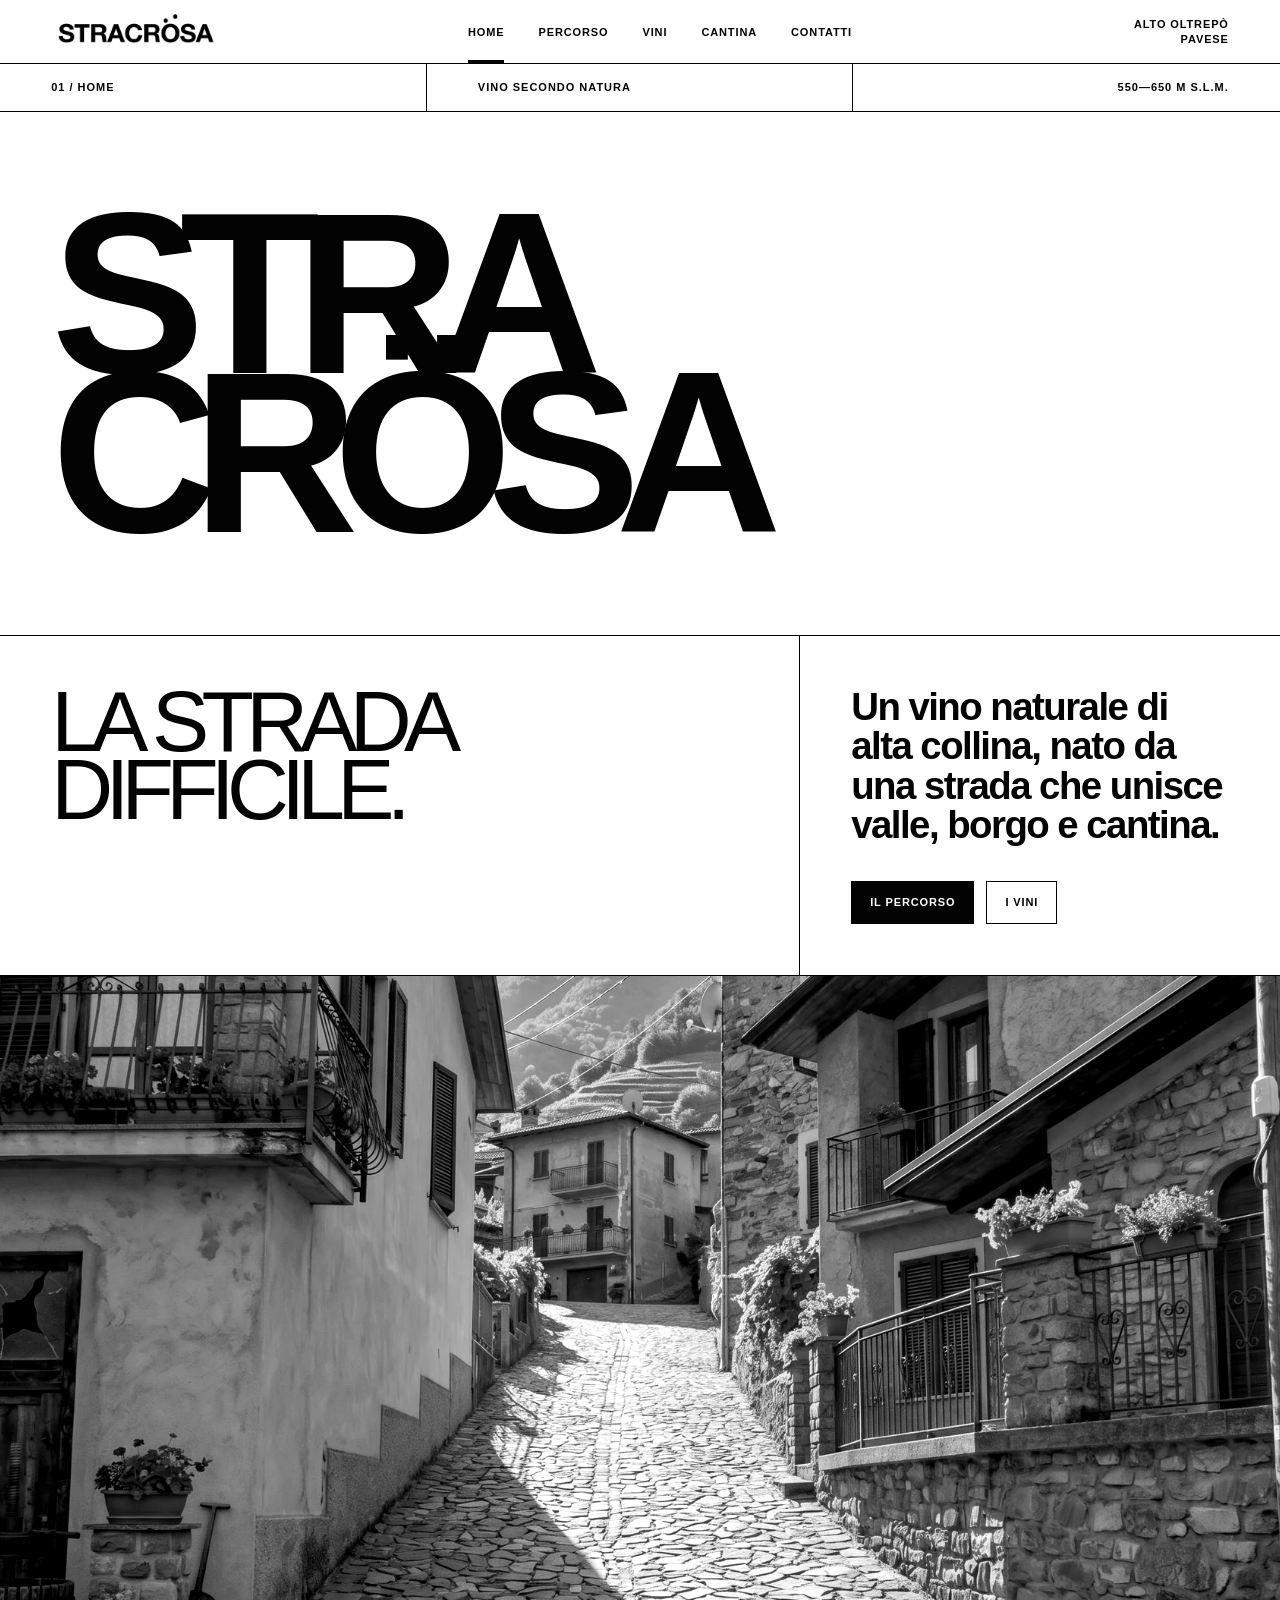
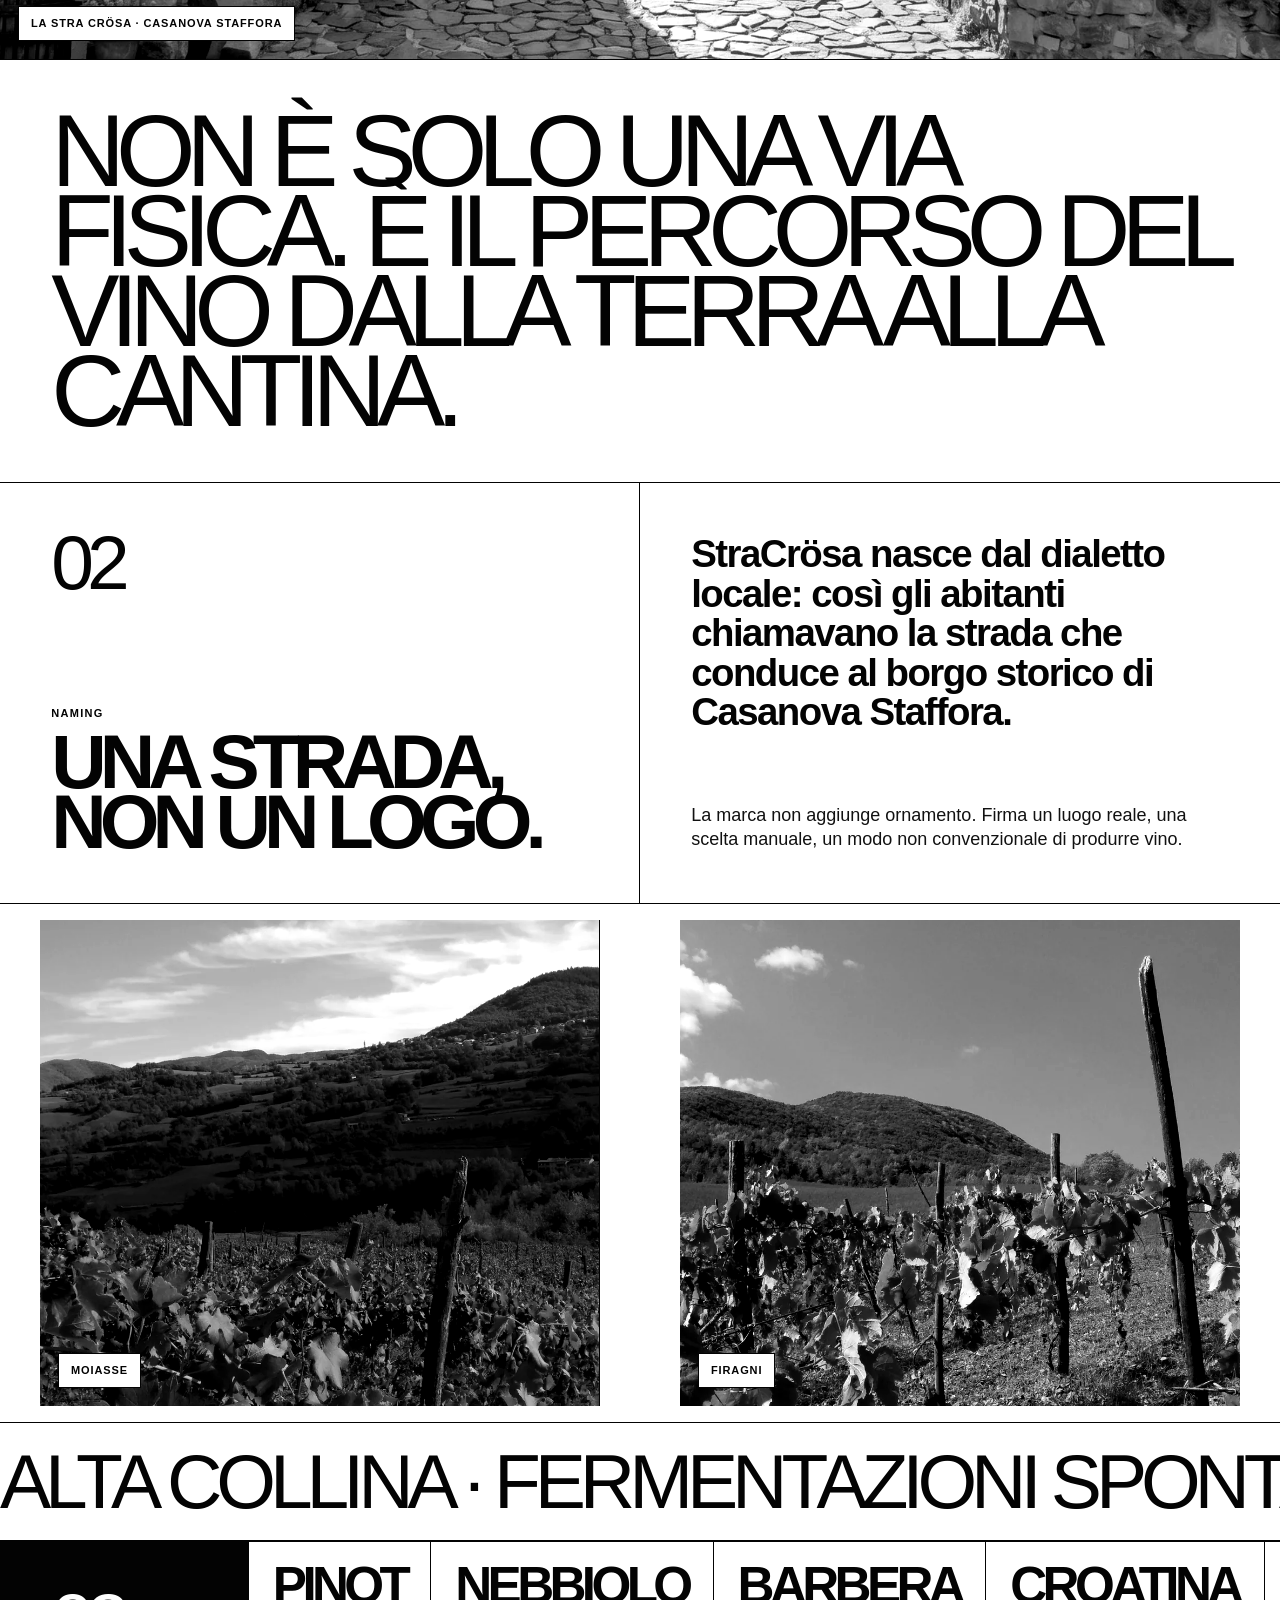
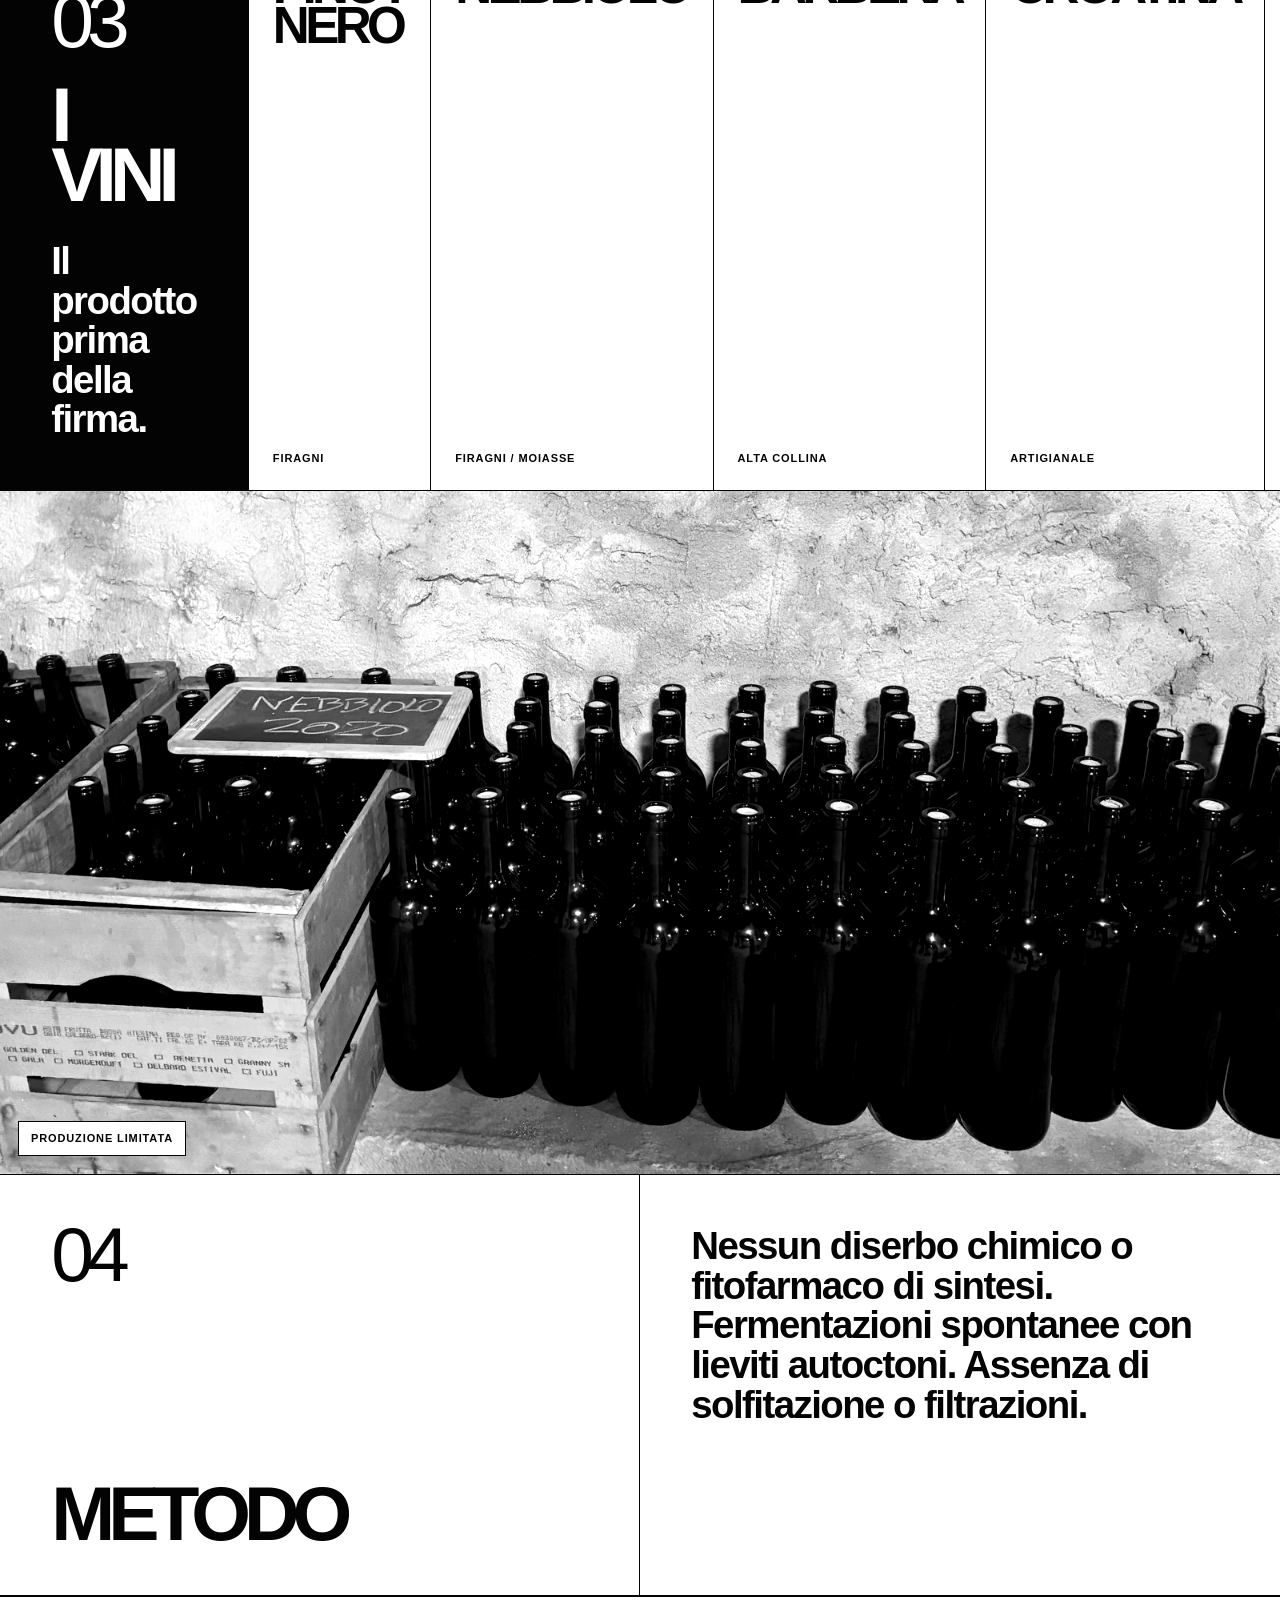
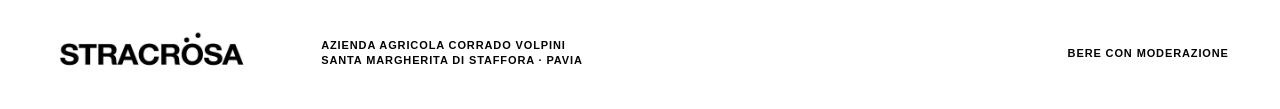
<file: index.html>
<!doctype html><html lang="it"><head><meta charset="utf-8"><meta name="viewport" content="width=device-width,initial-scale=1"><title>StraCrösa — La strada difficile</title><meta name="description" content="StraCrösa — vino naturale di alta collina."><link rel="stylesheet" href="css/style.css"></head><body><header class="topbar"><a class="logo" href="index.html"><img src="assets/logo-stracrosa.webp" alt="StraCrösa"></a><nav class="nav"><a class="active" href="index.html">Home</a><a class="" href="percorso.html">Percorso</a><a class="" href="vini.html">Vini</a><a class="" href="cantina.html">Cantina</a><a class="" href="contatti.html">Contatti</a></nav><div class="tag">Alto Oltrepò Pavese</div></header><main>
<section class="hero block">
  <div class="hero-meta"><span>01 / Home</span><span>Vino secondo natura</span><span>550—650 m s.l.m.</span></div>
  <h1 class="word">Stra<br>Crösa</h1>
  <div class="hero-bottom"><p class="claim">La strada difficile.</p><div class="intro"><p class="lead">Un vino naturale di alta collina, nato da una strada che unisce valle, borgo e cantina.</p><div class="btns"><a class="btn dark" href="percorso.html">Il percorso</a><a class="btn" href="vini.html">I vini</a></div></div></div>
</section>
<section class="media land block reveal"><img src="assets/strada-borgo.webp" alt="Strada di Casanova Staffora"><span class="caption">La Stra Crösa · Casanova Staffora</span></section>
<section class="quote block reveal"><p>Non è solo una via fisica. È il percorso del vino dalla terra alla cantina.</p></section>
<section class="split block reveal"><div class="panel"><span class="num">02</span><div><p class="smallcap">Naming</p><h2 class="h2">Una strada, non un logo.</h2></div></div><div class="panel"><p class="lead">StraCrösa nasce dal dialetto locale: così gli abitanti chiamavano la strada che conduce al borgo storico di Casanova Staffora.</p><p class="copy">La marca non aggiunge ornamento. Firma un luogo reale, una scelta manuale, un modo non convenzionale di produrre vino.</p></div></section>
<section class="split block reveal"><figure class="media mid"><img src="assets/moiasse-panorama.webp" alt="Moiasse panorama"><span class="caption">Moiasse</span></figure><figure class="media mid"><img src="assets/firagni-vigne.webp" alt="Firagni vigne"><span class="caption">Firagni</span></figure></section>
<section class="marquee"><span>Alta collina · fermentazioni spontanee · gesto manuale · territorio · alta collina · fermentazioni spontanee · gesto manuale · territorio · </span></section>
<section class="split block reveal"><div class="panel black"><span class="num">03</span><h2 class="h2">I vini</h2><p class="lead">Il prodotto prima della firma.</p></div><div class="product-grid"><a class="wine" href="vini.html"><strong>Pinot<br>Nero</strong><span>Firagni</span></a><a class="wine" href="vini.html"><strong>Nebbiolo</strong><span>Firagni / Moiasse</span></a><a class="wine" href="vini.html"><strong>Barbera</strong><span>Alta collina</span></a><a class="wine" href="vini.html"><strong>Croatina</strong><span>Artigianale</span></a><a class="wine" href="vini.html"><strong>Dolcetto</strong><span>Moiasse</span></a></div></section>
<section class="media land block reveal"><img src="assets/bottiglie-muro.webp" alt="Bottiglie StraCrösa"><span class="caption">Produzione limitata</span></section>
<section class="split block reveal"><div class="panel"><span class="num">04</span><h2 class="h2">Metodo</h2></div><div class="panel"><p class="lead">Nessun diserbo chimico o fitofarmaco di sintesi. Fermentazioni spontanee con lieviti autoctoni. Assenza di solfitazione o filtrazioni.</p></div></section>
</main><footer class="footer"><img src="assets/logo-stracrosa.webp" alt="StraCrösa"><p>Azienda Agricola Corrado Volpini<br>Santa Margherita di Staffora · Pavia</p><p>Bere con moderazione</p></footer><script src="js/app.js"></script></body></html>
</file>
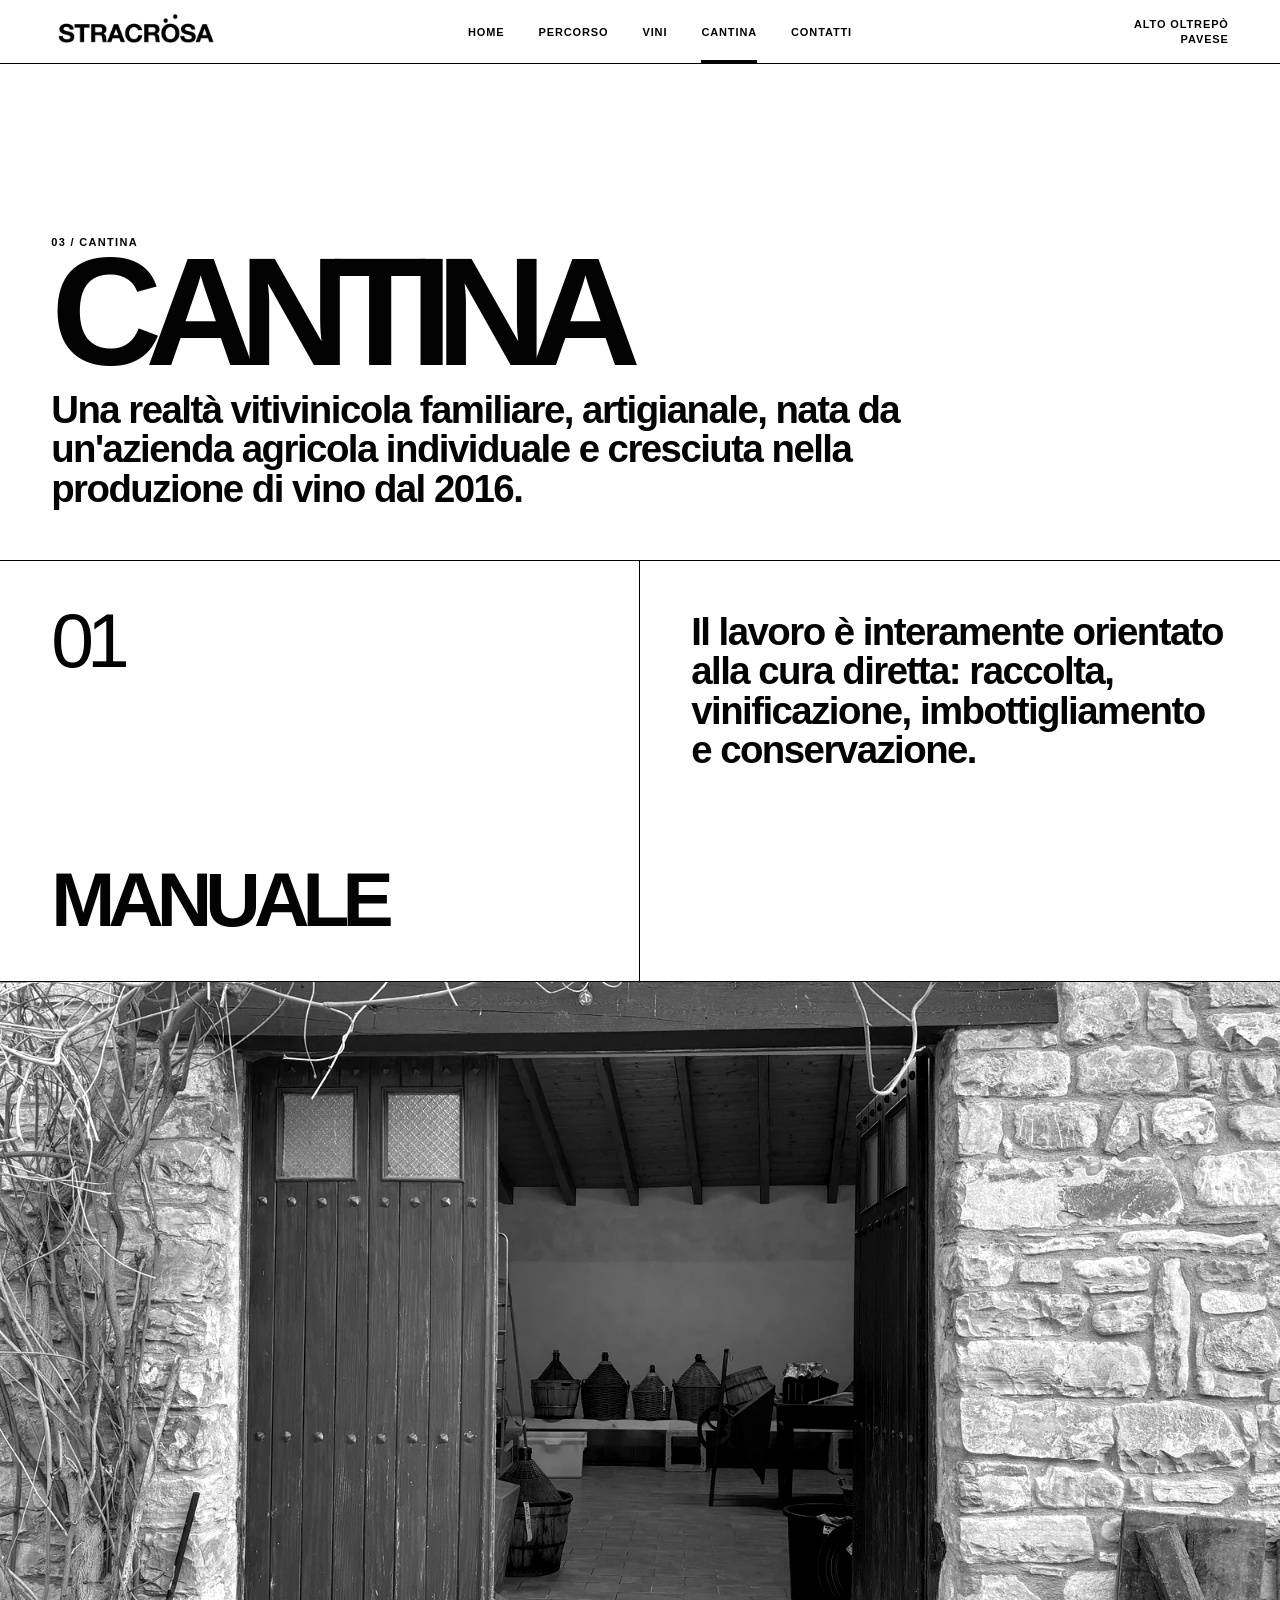
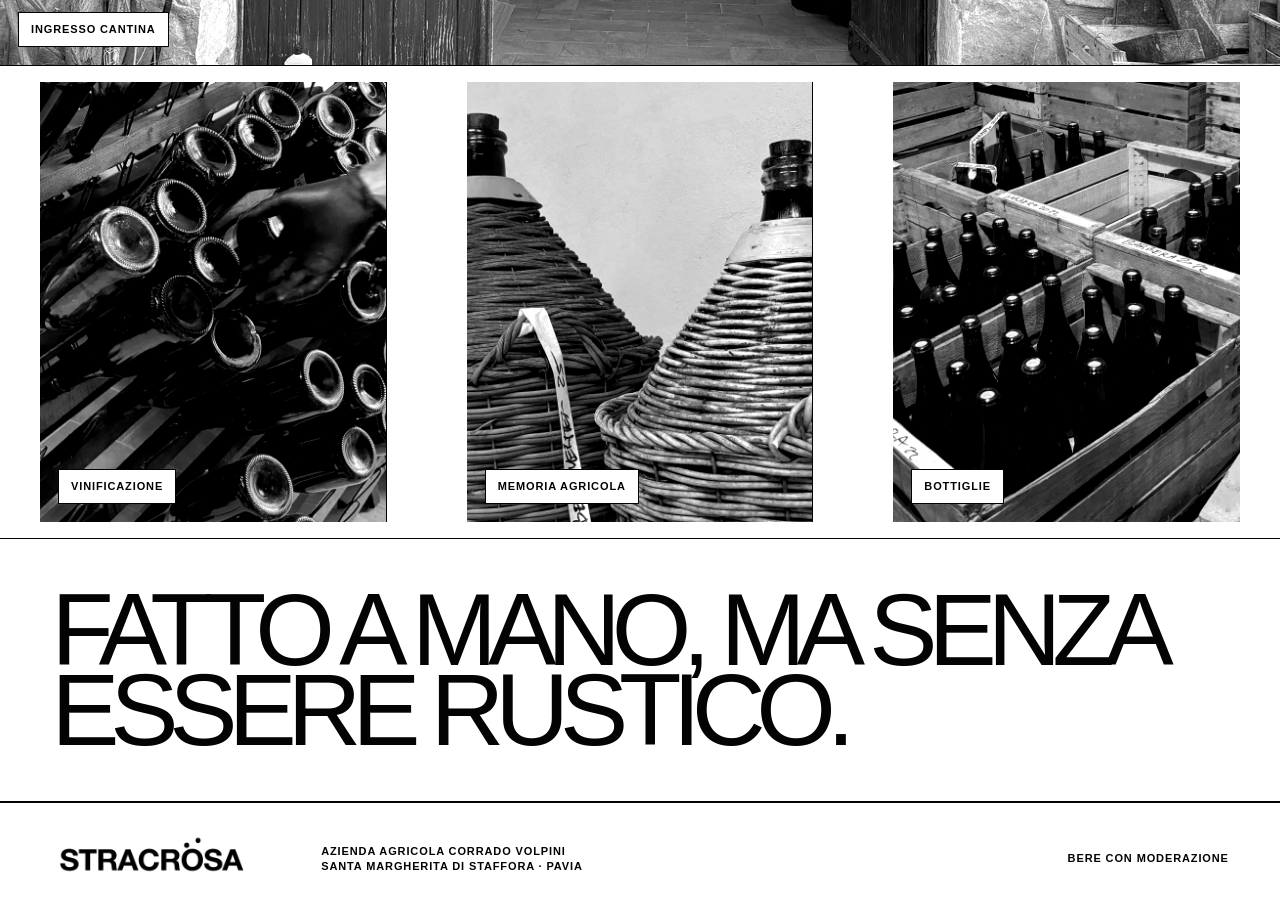
<file: cantina.html>
<!doctype html><html lang="it"><head><meta charset="utf-8"><meta name="viewport" content="width=device-width,initial-scale=1"><title>StraCrösa — Cantina</title><meta name="description" content="StraCrösa — vino naturale di alta collina."><link rel="stylesheet" href="css/style.css"></head><body><header class="topbar"><a class="logo" href="index.html"><img src="assets/logo-stracrosa.webp" alt="StraCrösa"></a><nav class="nav"><a class="" href="index.html">Home</a><a class="" href="percorso.html">Percorso</a><a class="" href="vini.html">Vini</a><a class="active" href="cantina.html">Cantina</a><a class="" href="contatti.html">Contatti</a></nav><div class="tag">Alto Oltrepò Pavese</div></header><main><section class="page-hero"><p class="smallcap">03 / Cantina</p><h1 class="h1">Cantina</h1><p class="lead">Una realtà vitivinicola familiare, artigianale, nata da un'azienda agricola individuale e cresciuta nella produzione di vino dal 2016.</p></section>
<section class="split block"><div class="panel"><span class="num">01</span><h2 class="h2">Manuale</h2></div><div class="panel"><p class="lead">Il lavoro è interamente orientato alla cura diretta: raccolta, vinificazione, imbottigliamento e conservazione.</p></div></section>
<section class="media land block"><img src="assets/porta-cantina.webp" alt="Ingresso cantina"><span class="caption">Ingresso cantina</span></section>
<section class="thirds block"><figure class="media card"><img src="assets/vinificazione.webp" alt="Vinificazione"><span class="caption">Vinificazione</span></figure><figure class="media card"><img src="assets/anfore.webp" alt="Damigiane"><span class="caption">Memoria agricola</span></figure><figure class="media card"><img src="assets/bottiglie-casse.webp" alt="Casse bottiglie"><span class="caption">Bottiglie</span></figure></section>
<section class="quote block"><p>Fatto a mano, ma senza essere rustico.</p></section></main><footer class="footer"><img src="assets/logo-stracrosa.webp" alt="StraCrösa"><p>Azienda Agricola Corrado Volpini<br>Santa Margherita di Staffora · Pavia</p><p>Bere con moderazione</p></footer><script src="js/app.js"></script></body></html>
</file>
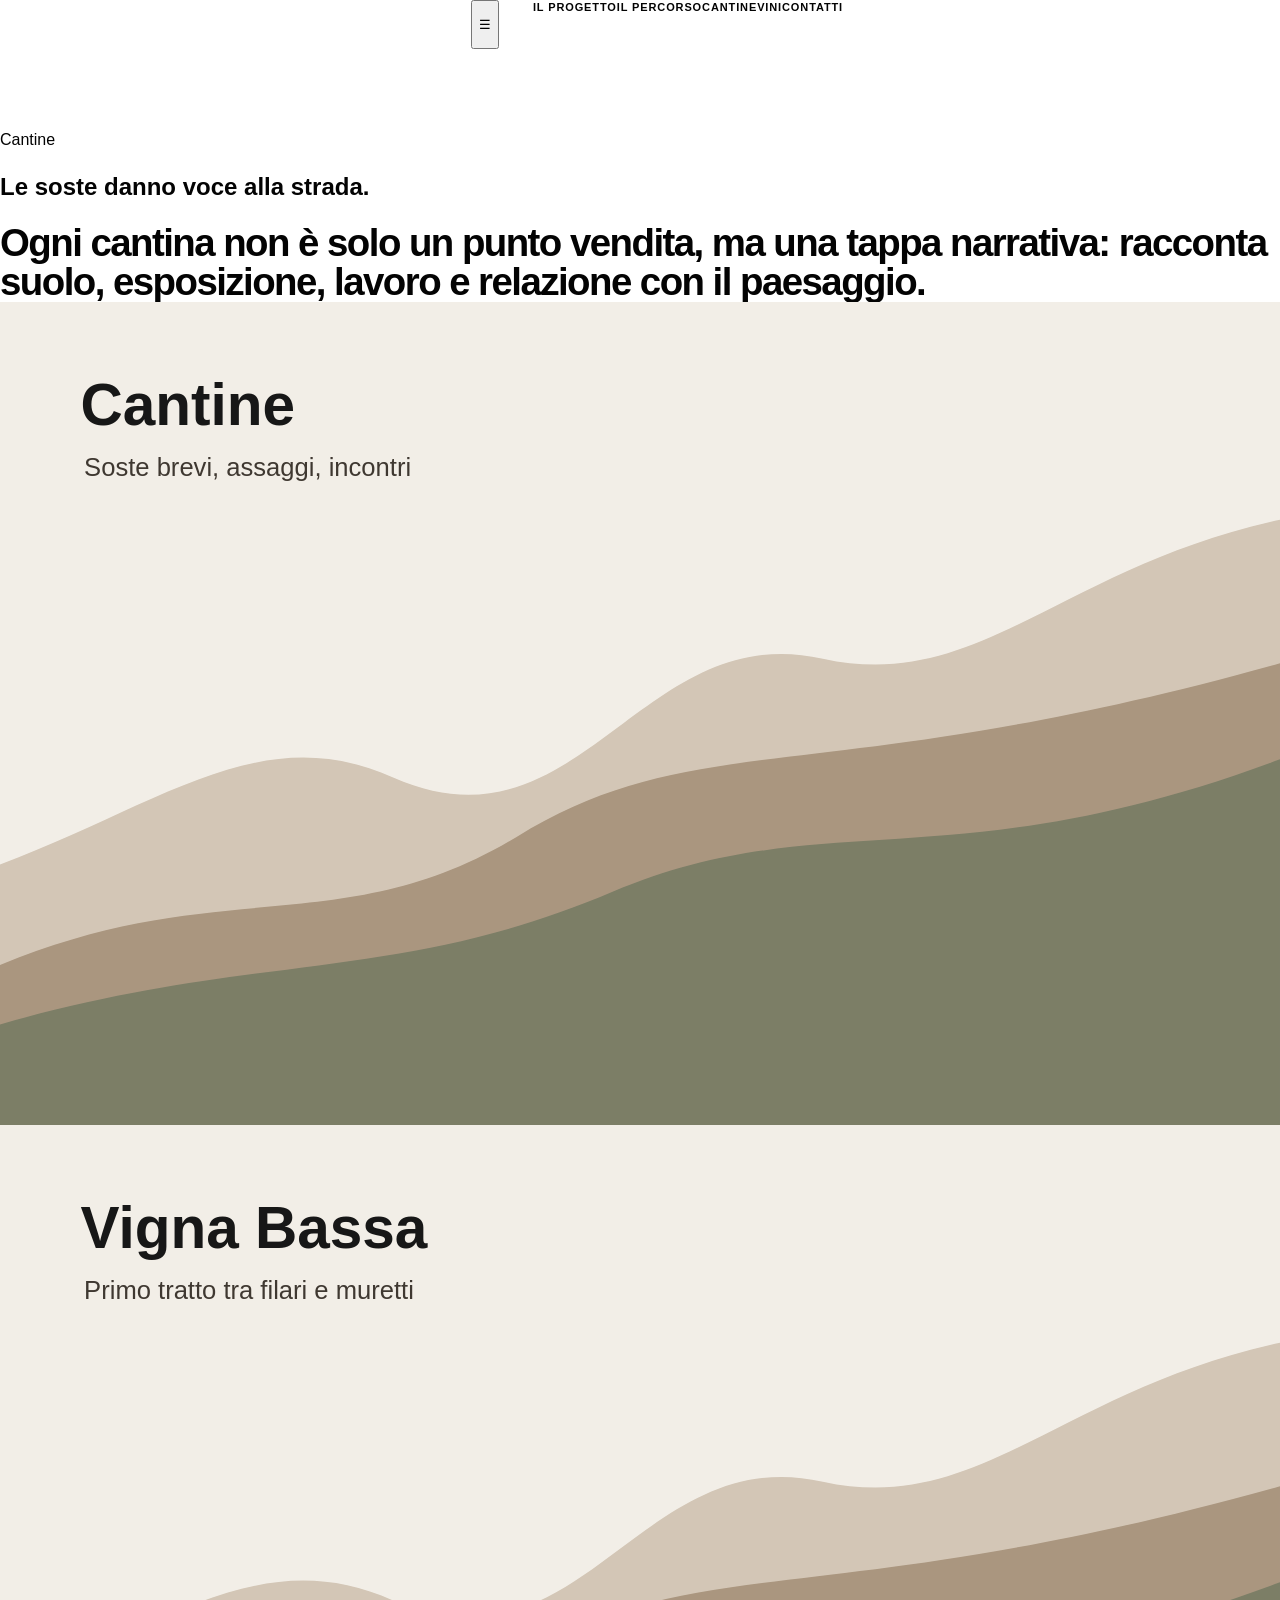
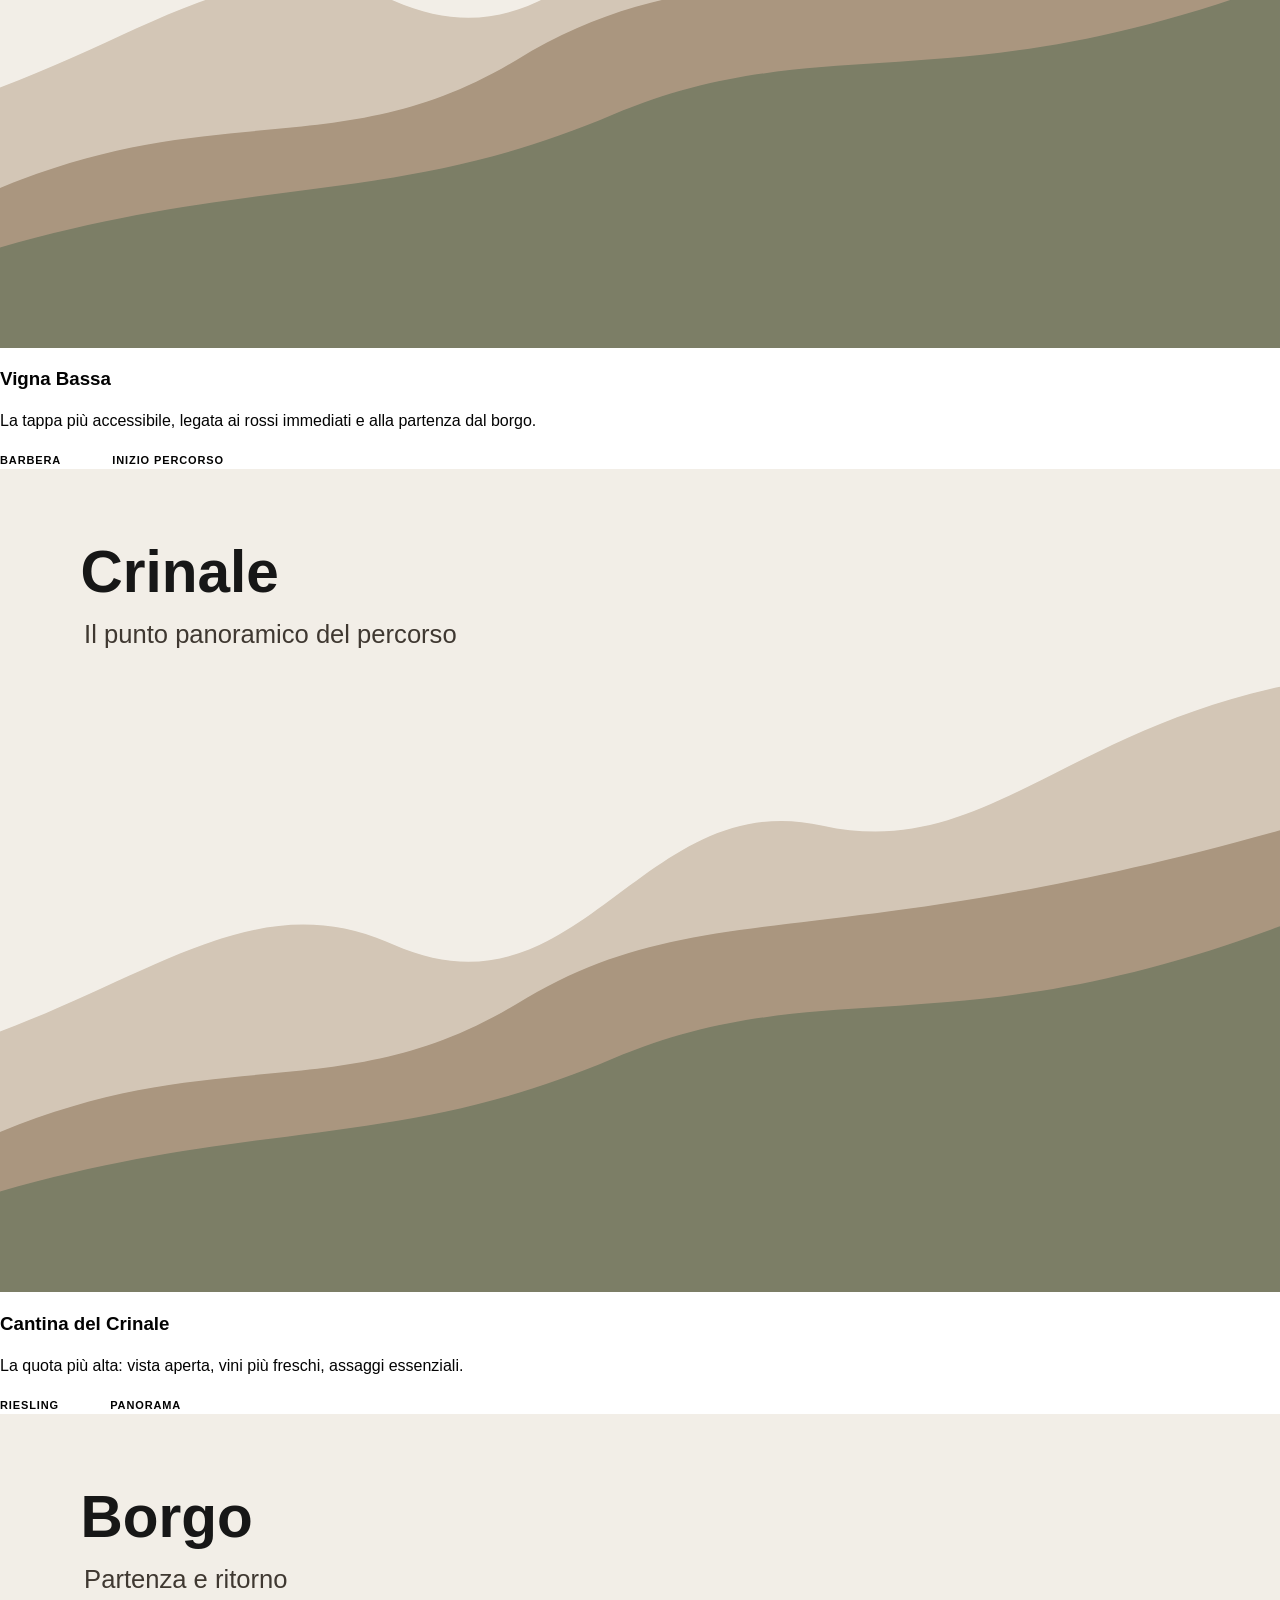
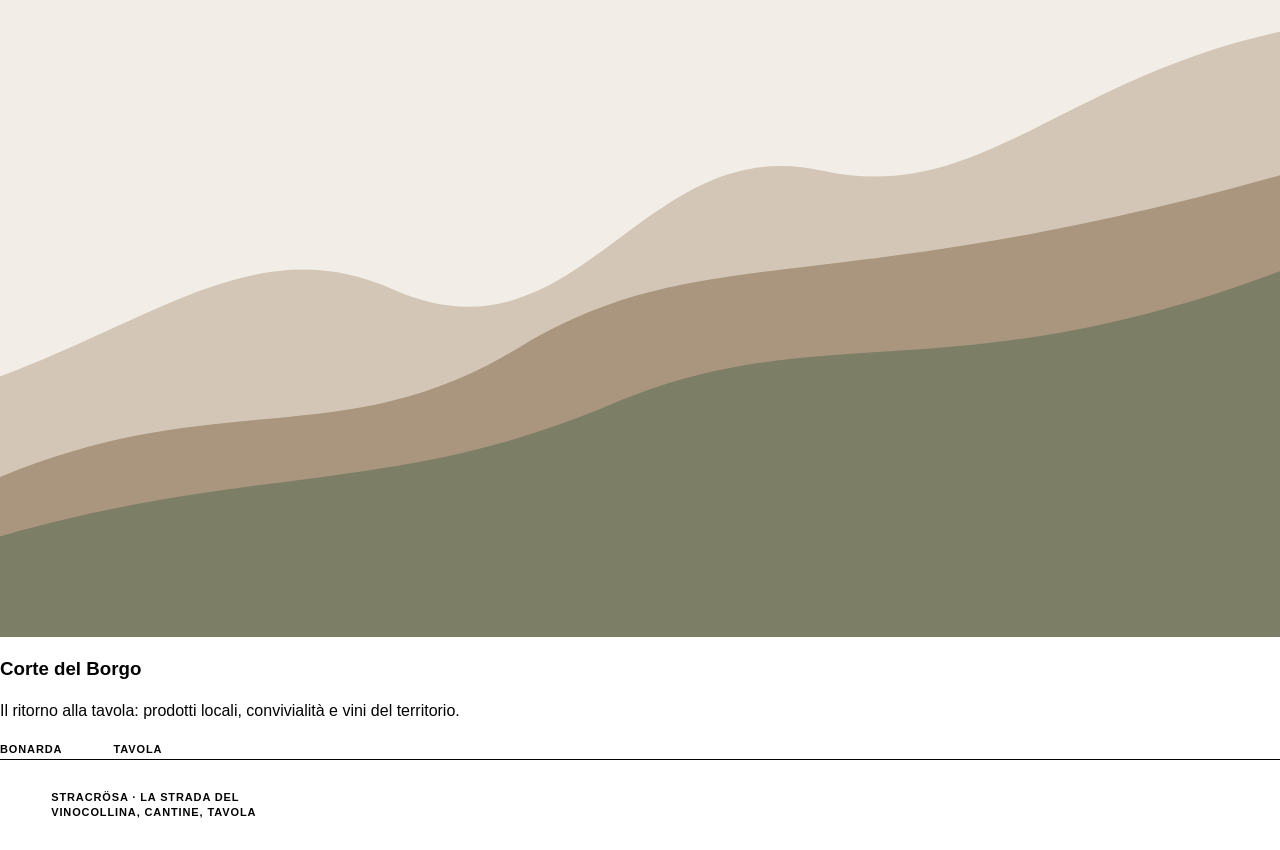
<file: cantine.html>
<!doctype html><html lang="it"><head><meta charset="utf-8"><meta name="viewport" content="width=device-width, initial-scale=1">
<title>Cantine · Stracrösa</title><meta name="description" content="Stracrösa, la strada del vino: percorso tra colline, cantine e borghi.">
<link rel="stylesheet" href="css/style.css"></head><body><header class="header"><nav class="nav">
<a href="index.html"><img class="nav-logo" src="images/logo-stracrosa.svg" alt="Stracrösa"></a>
<button class="burger" aria-label="Apri menu">☰</button>
<div class="menu">
<a href="progetto.html">Il progetto</a><a href="percorso.html">Il percorso</a><a href="cantine.html">Cantine</a><a href="vini.html">Vini</a><a href="contatti.html">Contatti</a>
</div></nav></header><main><section class="hero"><div><p class="eyebrow">Cantine</p><h1>Le soste danno voce alla strada.</h1><p class="lead">Ogni cantina non è solo un punto vendita, ma una tappa narrativa: racconta suolo, esposizione, lavoro e relazione con il paesaggio.</p></div><div class="hero-image"><img src="images/cantine.svg" alt="Cantine Stracrösa"></div></section>
<section class="section tiles"><article class="tile"><img src="images/vigna-bassa.svg" alt="Vigna Bassa"><div><h3>Vigna Bassa</h3><p>La tappa più accessibile, legata ai rossi immediati e alla partenza dal borgo.</p><span class="tag">Barbera</span><span class="tag">inizio percorso</span></div></article><article class="tile"><img src="images/crinale.svg" alt="Cantina del Crinale"><div><h3>Cantina del Crinale</h3><p>La quota più alta: vista aperta, vini più freschi, assaggi essenziali.</p><span class="tag">Riesling</span><span class="tag">panorama</span></div></article><article class="tile"><img src="images/borgo.svg" alt="Corte del Borgo"><div><h3>Corte del Borgo</h3><p>Il ritorno alla tavola: prodotti locali, convivialità e vini del territorio.</p><span class="tag">Bonarda</span><span class="tag">tavola</span></div></article></section></main><footer class="footer"><div class="footer-inner"><span>STRACRÖSA · La strada del vino</span><span>Collina, cantine, tavola</span></div></footer><script src="js/script.js"></script></body></html>
</file>
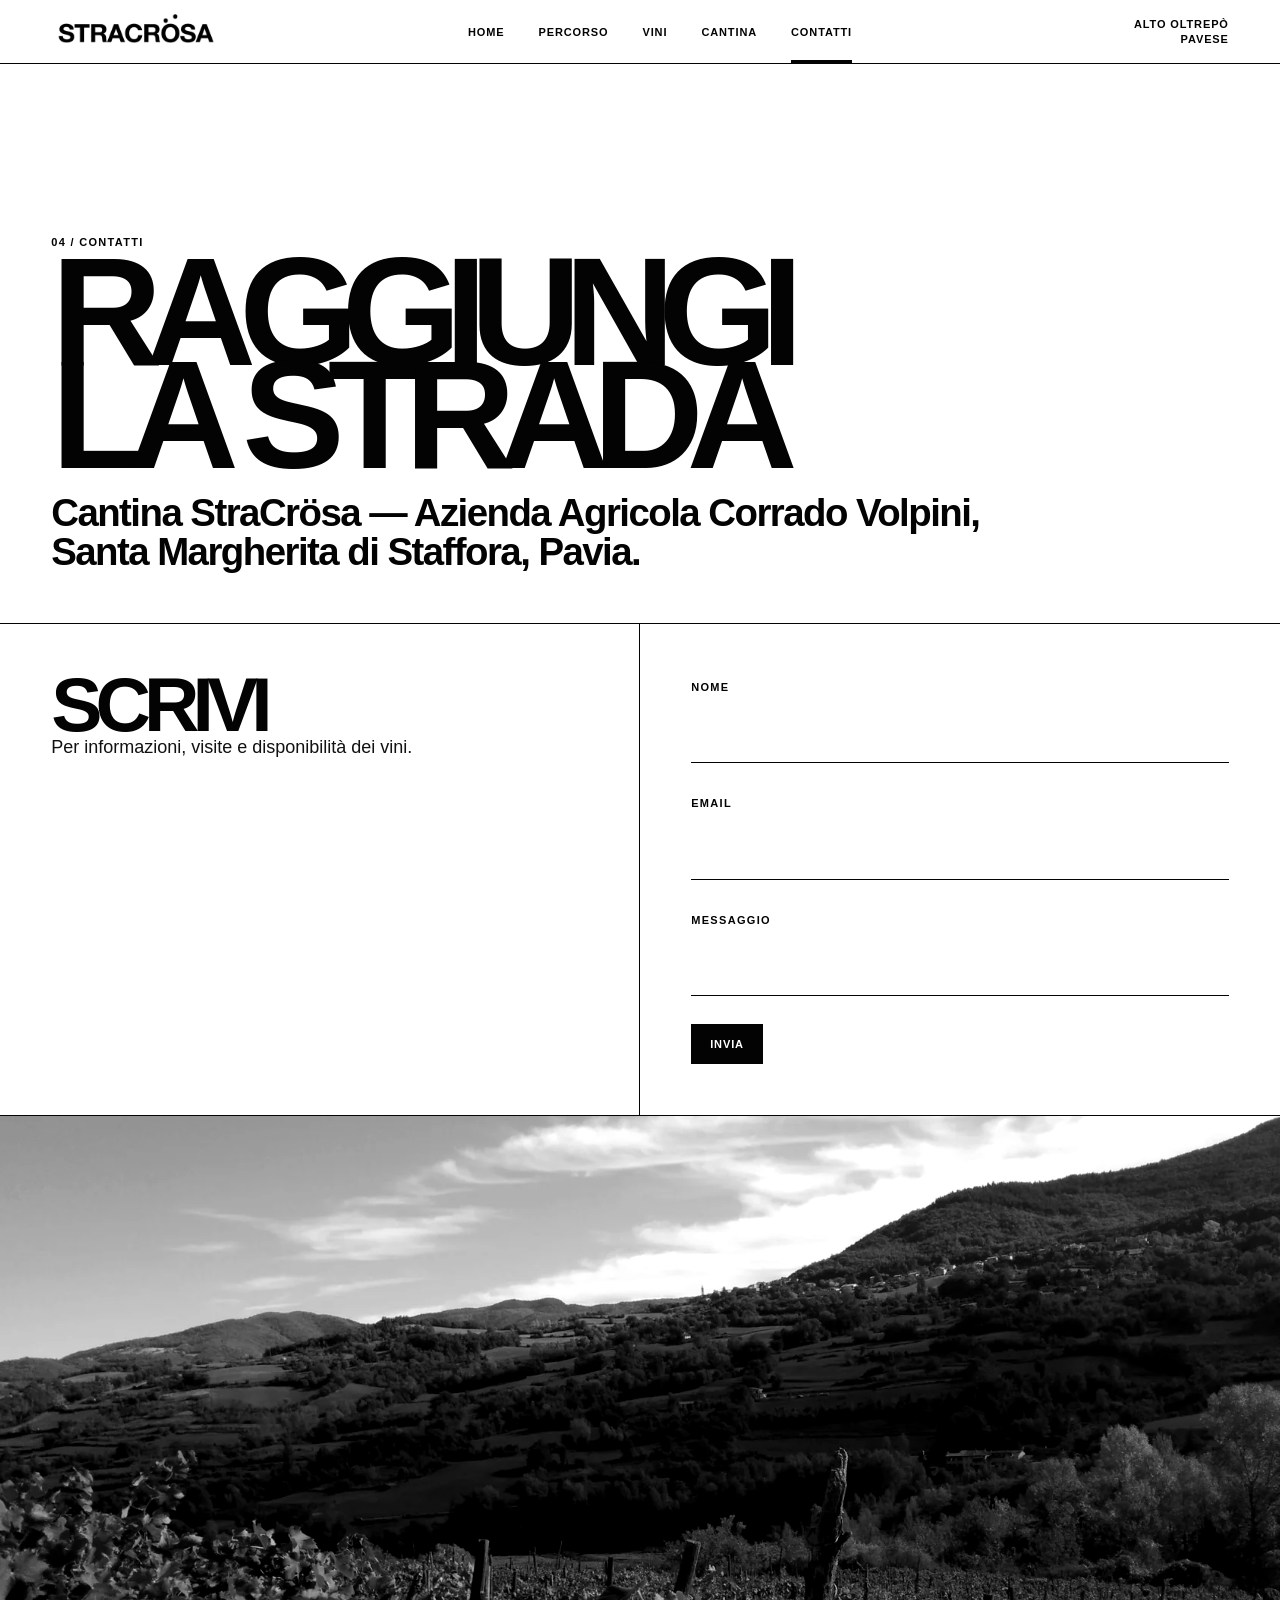
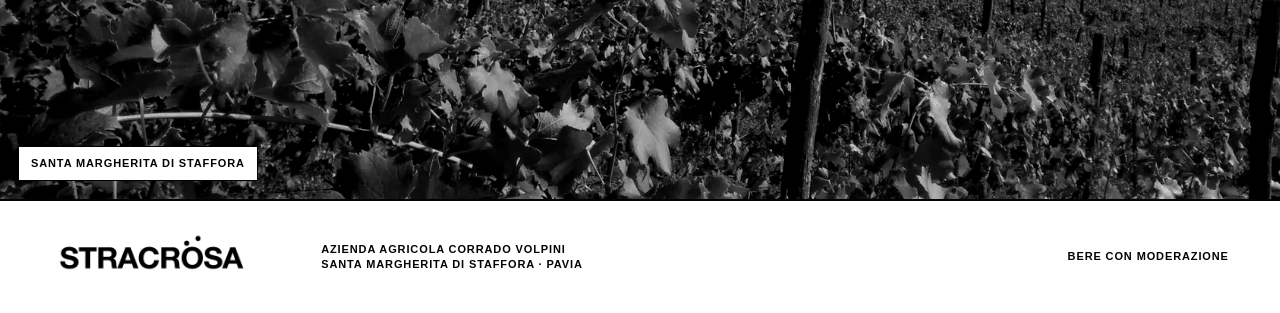
<file: contatti.html>
<!doctype html><html lang="it"><head><meta charset="utf-8"><meta name="viewport" content="width=device-width,initial-scale=1"><title>StraCrösa — Contatti</title><meta name="description" content="StraCrösa — vino naturale di alta collina."><link rel="stylesheet" href="css/style.css"></head><body><header class="topbar"><a class="logo" href="index.html"><img src="assets/logo-stracrosa.webp" alt="StraCrösa"></a><nav class="nav"><a class="" href="index.html">Home</a><a class="" href="percorso.html">Percorso</a><a class="" href="vini.html">Vini</a><a class="" href="cantina.html">Cantina</a><a class="active" href="contatti.html">Contatti</a></nav><div class="tag">Alto Oltrepò Pavese</div></header><main><section class="page-hero"><p class="smallcap">04 / Contatti</p><h1 class="h1">Raggiungi<br>la strada</h1><p class="lead">Cantina StraCrösa — Azienda Agricola Corrado Volpini, Santa Margherita di Staffora, Pavia.</p></section>
<section class="contact-form"><div><h2 class="h2">Scrivi</h2><p class="copy">Per informazioni, visite e disponibilità dei vini.</p></div><form><label class="smallcap">Nome</label><input class="line-input"><label class="smallcap">Email</label><input class="line-input"><label class="smallcap">Messaggio</label><input class="line-input"><button type="button" class="btn dark">Invia</button></form></section>
<section class="media land block"><img src="assets/moiasse-panorama.webp" alt="Alta collina"><span class="caption">Santa Margherita di Staffora</span></section></main><footer class="footer"><img src="assets/logo-stracrosa.webp" alt="StraCrösa"><p>Azienda Agricola Corrado Volpini<br>Santa Margherita di Staffora · Pavia</p><p>Bere con moderazione</p></footer><script src="js/app.js"></script></body></html>
</file>
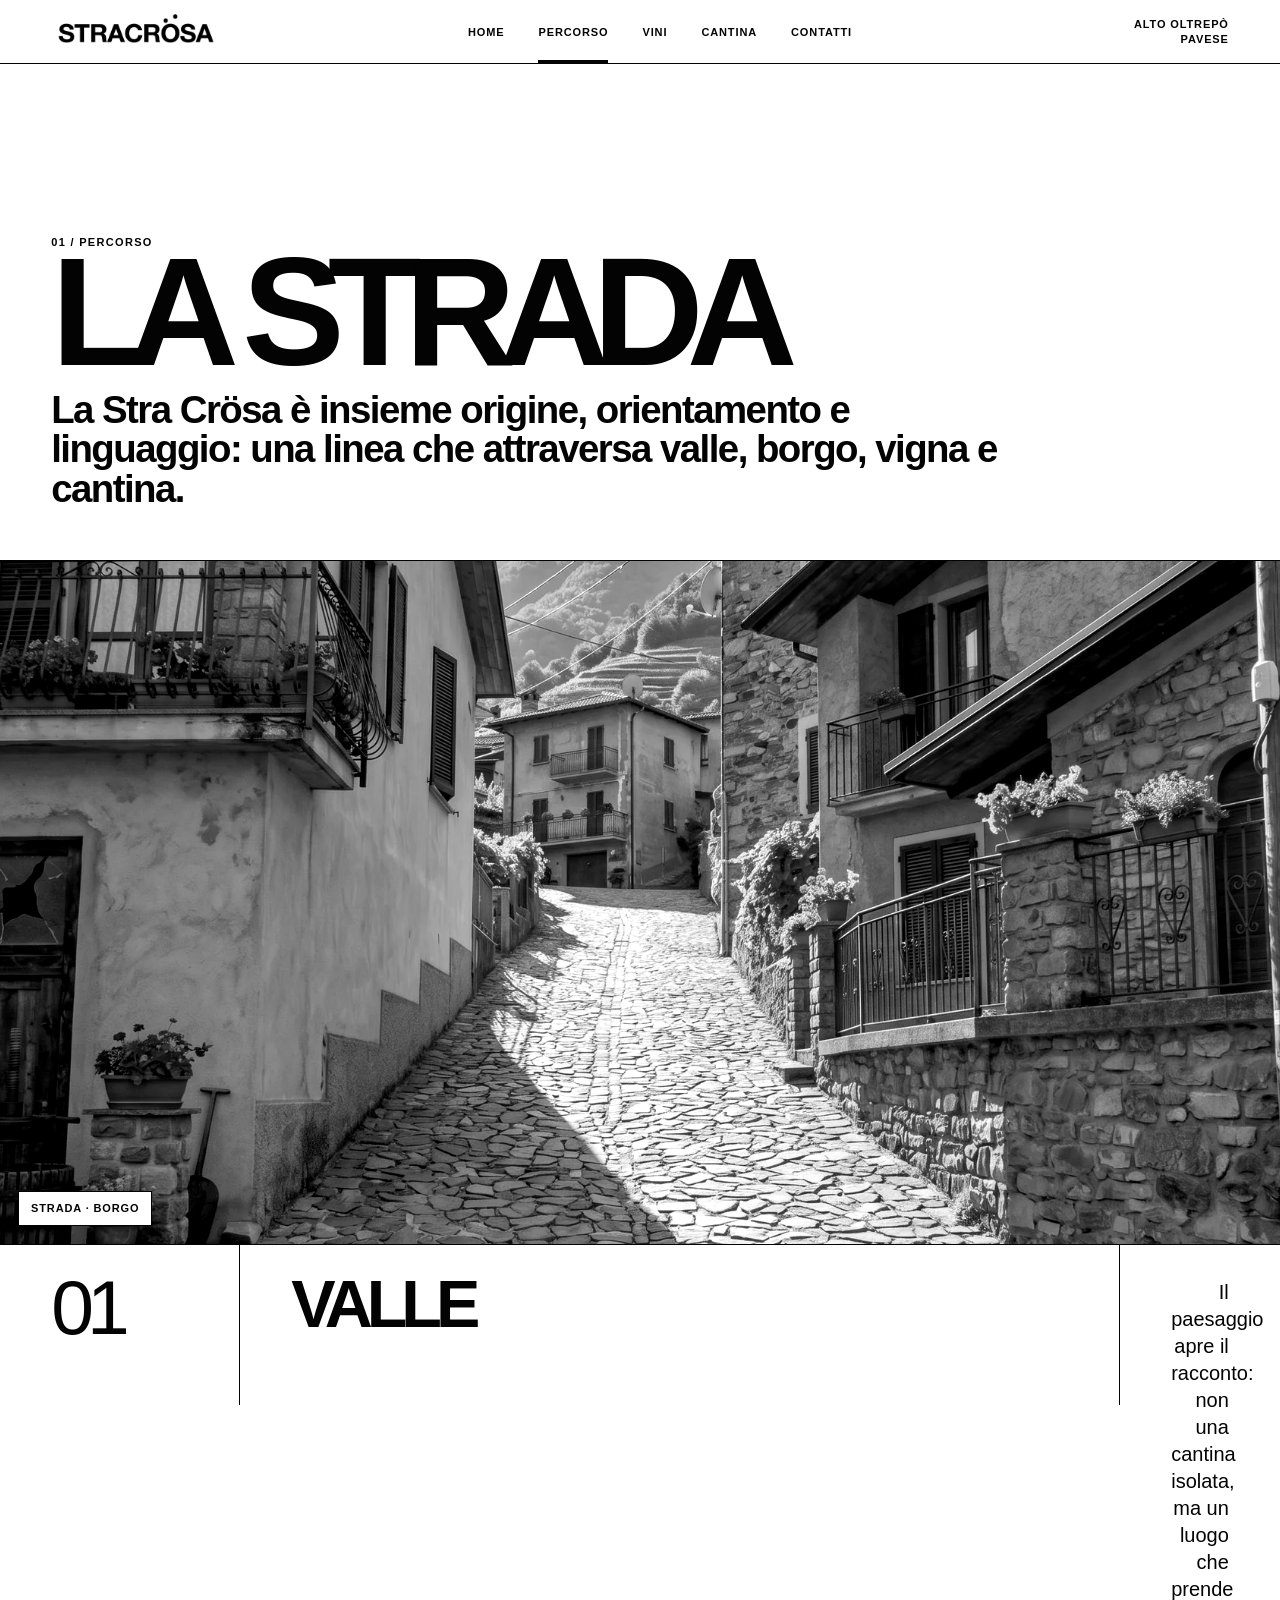
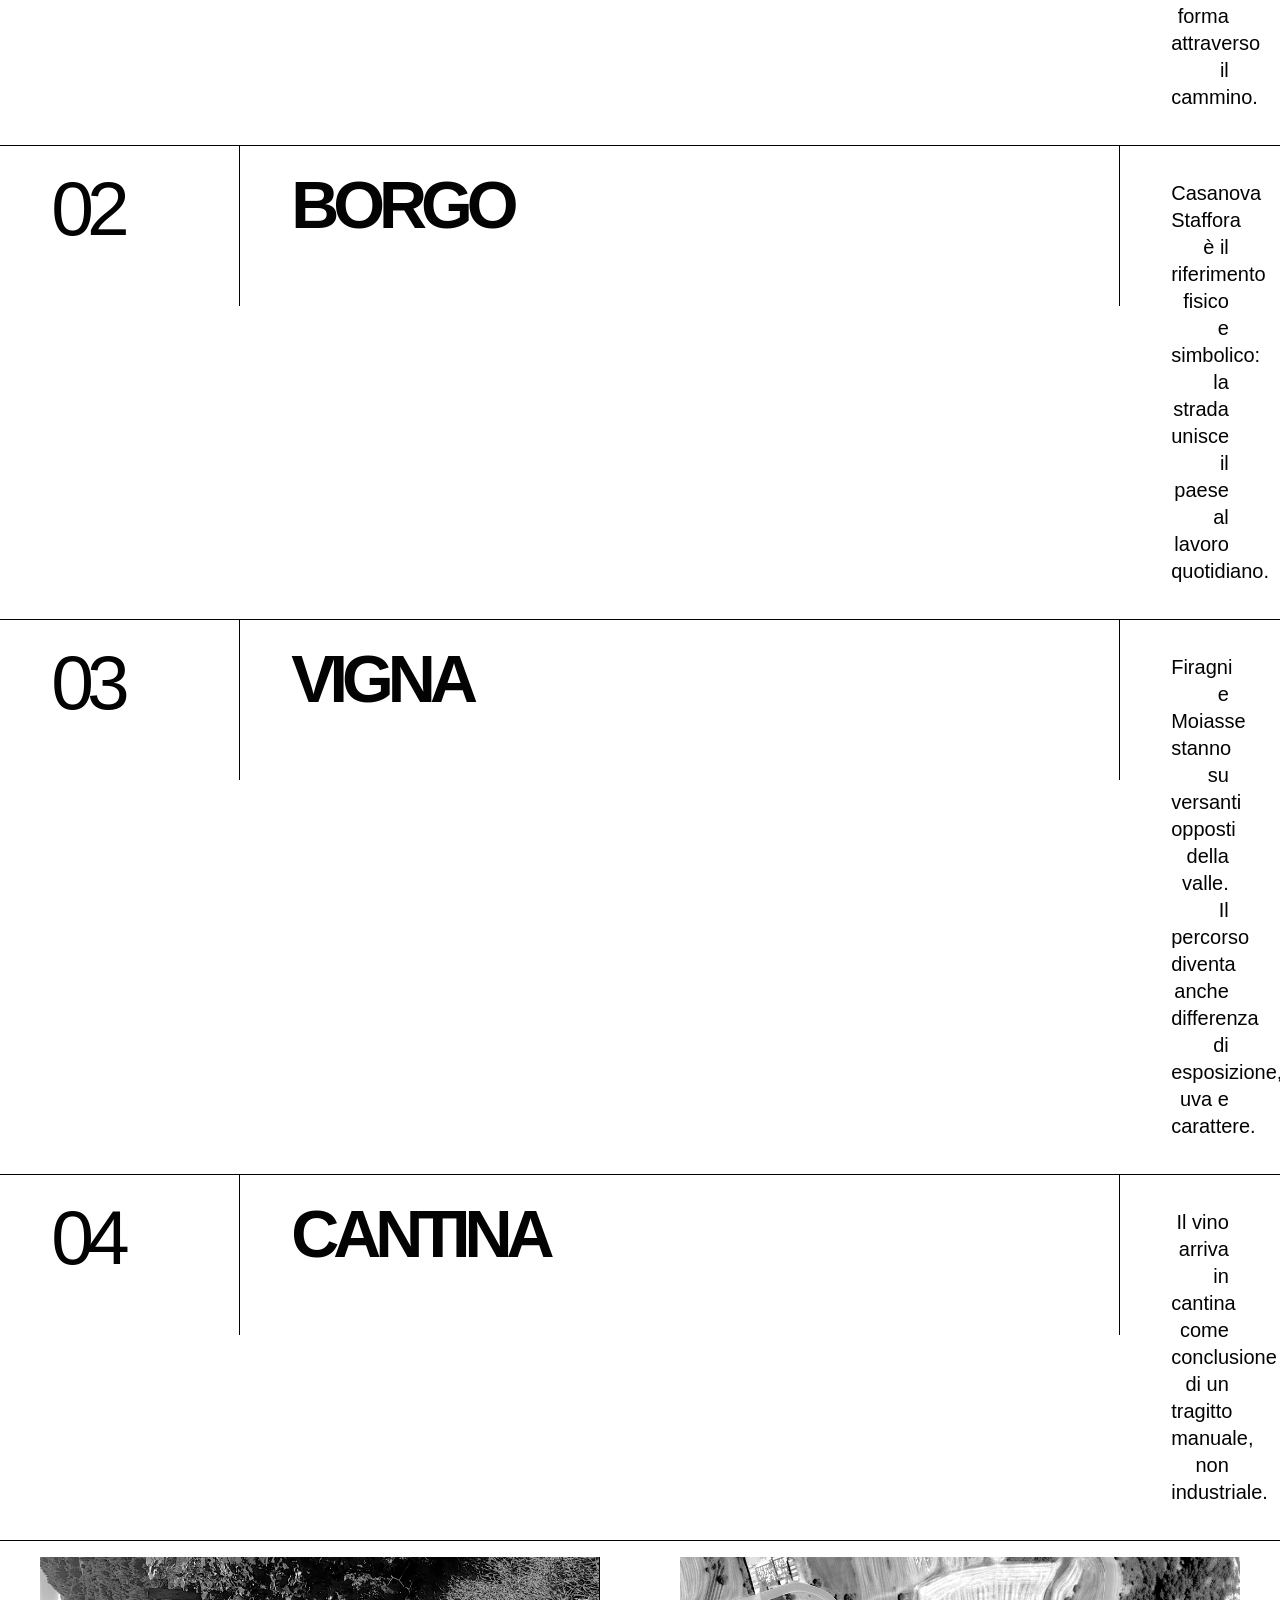
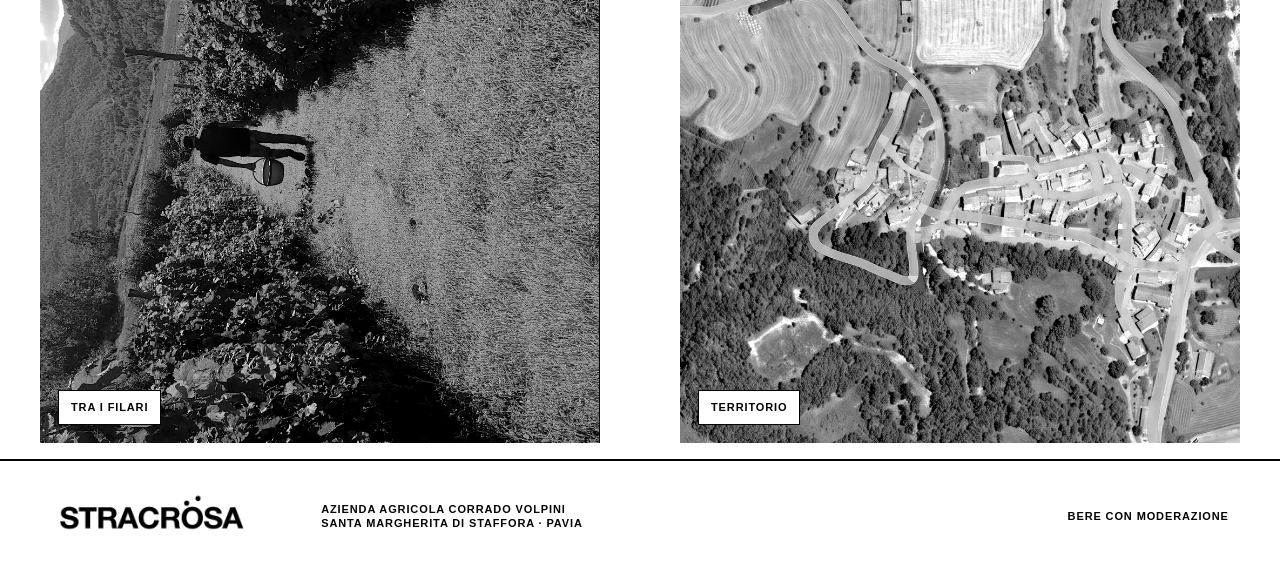
<file: percorso.html>
<!doctype html><html lang="it"><head><meta charset="utf-8"><meta name="viewport" content="width=device-width,initial-scale=1"><title>StraCrösa — Percorso</title><meta name="description" content="StraCrösa — vino naturale di alta collina."><link rel="stylesheet" href="css/style.css"></head><body><header class="topbar"><a class="logo" href="index.html"><img src="assets/logo-stracrosa.webp" alt="StraCrösa"></a><nav class="nav"><a class="" href="index.html">Home</a><a class="active" href="percorso.html">Percorso</a><a class="" href="vini.html">Vini</a><a class="" href="cantina.html">Cantina</a><a class="" href="contatti.html">Contatti</a></nav><div class="tag">Alto Oltrepò Pavese</div></header><main><section class="page-hero"><p class="smallcap">01 / Percorso</p><h1 class="h1">La strada</h1><p class="lead">La Stra Crösa è insieme origine, orientamento e linguaggio: una linea che attraversa valle, borgo, vigna e cantina.</p></section>
<section class="media land block"><img src="assets/strada-borgo.webp" alt="Strada del borgo"><span class="caption">Strada · Borgo</span></section>
<section class="route"><span class="num">01</span><h3>Valle</h3><p>Il paesaggio apre il racconto: non una cantina isolata, ma un luogo che prende forma attraverso il cammino.</p></section>
<section class="route"><span class="num">02</span><h3>Borgo</h3><p>Casanova Staffora è il riferimento fisico e simbolico: la strada unisce il paese al lavoro quotidiano.</p></section>
<section class="route"><span class="num">03</span><h3>Vigna</h3><p>Firagni e Moiasse stanno su versanti opposti della valle. Il percorso diventa anche differenza di esposizione, uva e carattere.</p></section>
<section class="route"><span class="num">04</span><h3>Cantina</h3><p>Il vino arriva in cantina come conclusione di un tragitto manuale, non industriale.</p></section>
<section class="split block"><figure class="media mid"><img src="assets/firagni-road.webp" alt="Strada tra le vigne"><span class="caption">Tra i filari</span></figure><figure class="media mid"><img src="assets/mappa.webp" alt="Mappa borgo"><span class="caption">Territorio</span></figure></section></main><footer class="footer"><img src="assets/logo-stracrosa.webp" alt="StraCrösa"><p>Azienda Agricola Corrado Volpini<br>Santa Margherita di Staffora · Pavia</p><p>Bere con moderazione</p></footer><script src="js/app.js"></script></body></html>
</file>
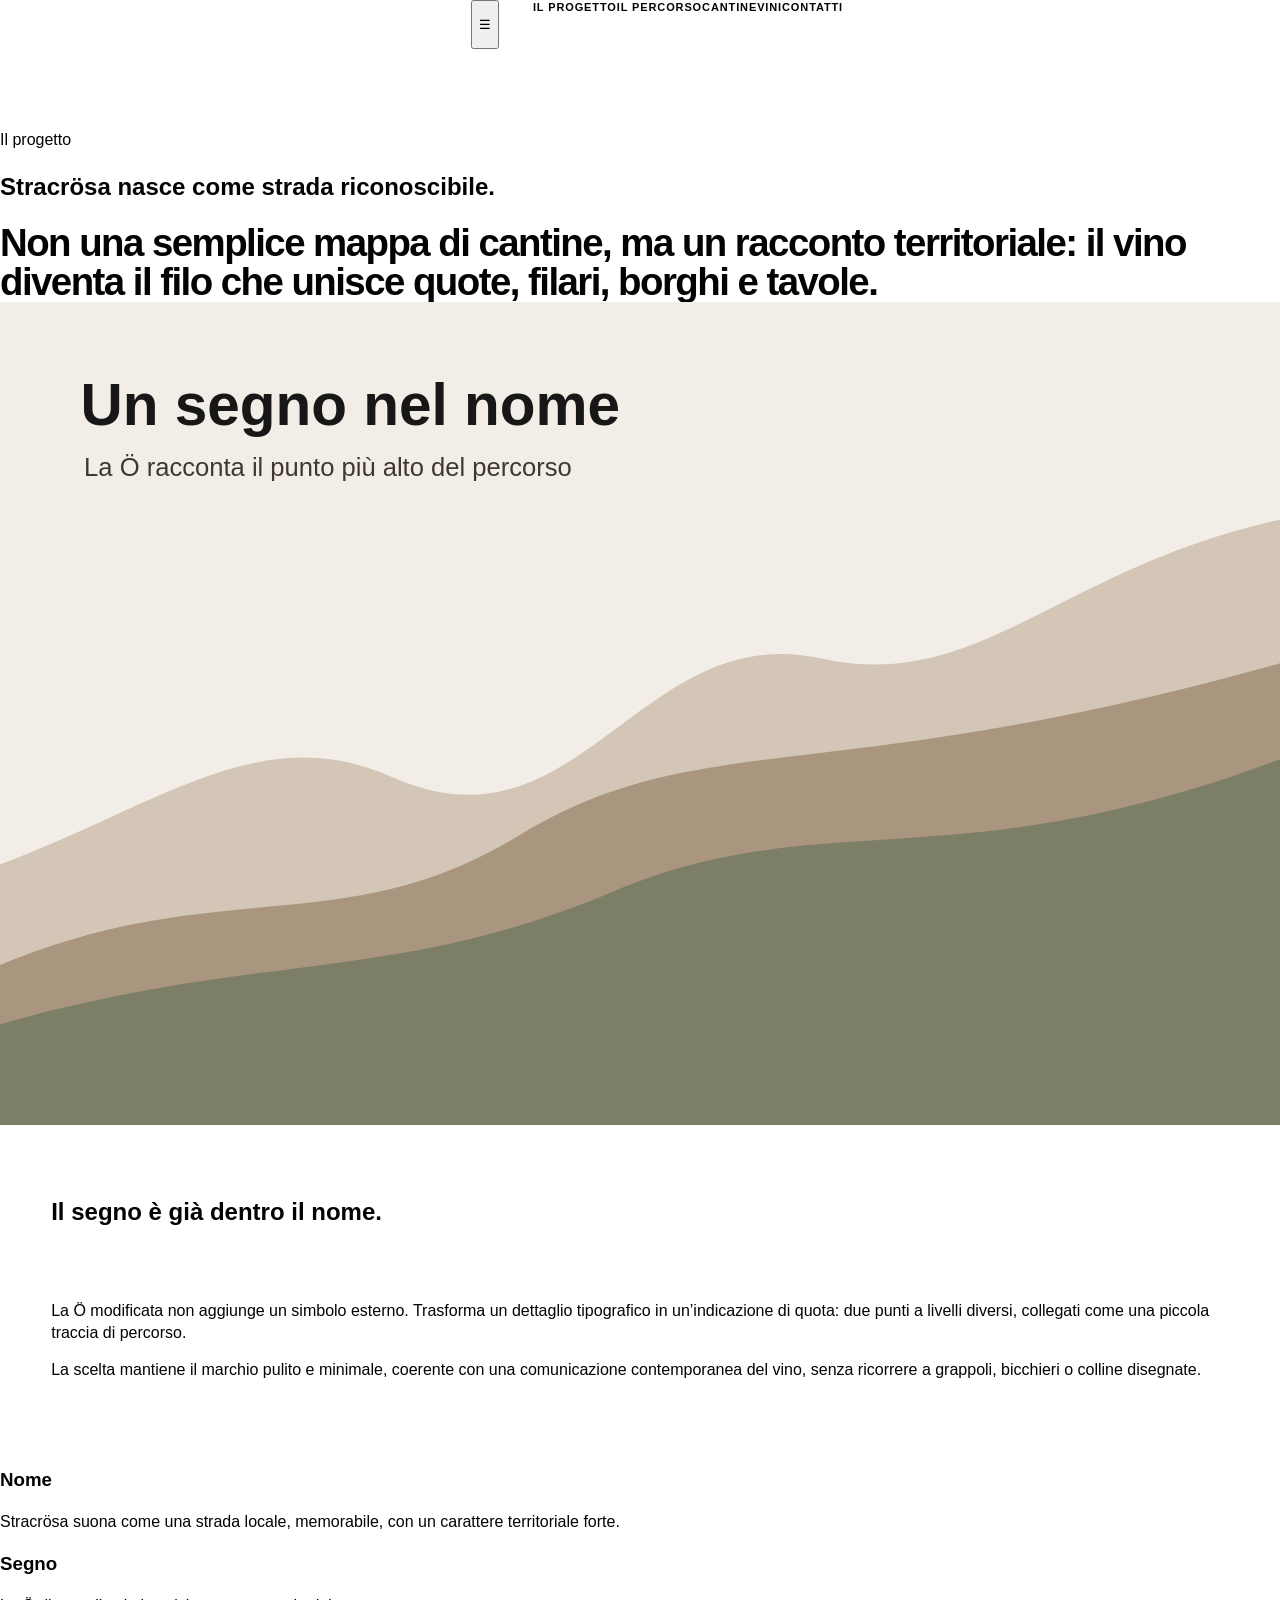
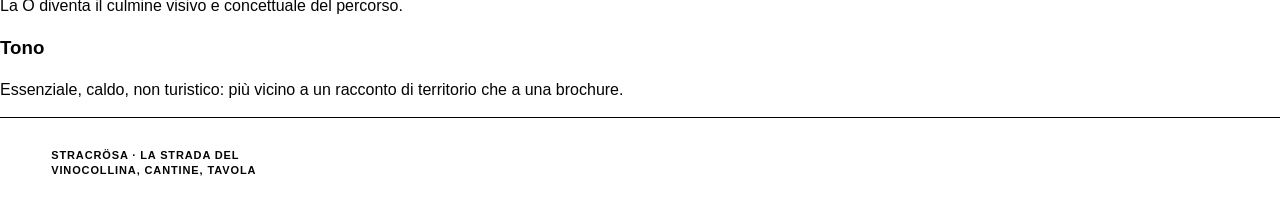
<file: progetto.html>
<!doctype html><html lang="it"><head><meta charset="utf-8"><meta name="viewport" content="width=device-width, initial-scale=1">
<title>Il progetto · Stracrösa</title><meta name="description" content="Stracrösa, la strada del vino: percorso tra colline, cantine e borghi.">
<link rel="stylesheet" href="css/style.css"></head><body><header class="header"><nav class="nav">
<a href="index.html"><img class="nav-logo" src="images/logo-stracrosa.svg" alt="Stracrösa"></a>
<button class="burger" aria-label="Apri menu">☰</button>
<div class="menu">
<a href="progetto.html">Il progetto</a><a href="percorso.html">Il percorso</a><a href="cantine.html">Cantine</a><a href="vini.html">Vini</a><a href="contatti.html">Contatti</a>
</div></nav></header><main><section class="hero"><div><p class="eyebrow">Il progetto</p><h1>Stracrösa nasce come strada riconoscibile.</h1><p class="lead">Non una semplice mappa di cantine, ma un racconto territoriale: il vino diventa il filo che unisce quote, filari, borghi e tavole.</p></div><div class="hero-image"><img src="images/progetto.svg" alt="Concept Stracrösa"></div></section>
<section class="section intro"><div><h2>Il segno è già dentro il nome.</h2></div><div><p class="text-xl">La Ö modificata non aggiunge un simbolo esterno. Trasforma un dettaglio tipografico in un’indicazione di quota: due punti a livelli diversi, collegati come una piccola traccia di percorso.</p><p>La scelta mantiene il marchio pulito e minimale, coerente con una comunicazione contemporanea del vino, senza ricorrere a grappoli, bicchieri o colline disegnate.</p></div></section>
<section class="section"><div class="grid3"><article class="card"><h3>Nome</h3><p>Stracrösa suona come una strada locale, memorabile, con un carattere territoriale forte.</p></article><article class="card"><h3>Segno</h3><p>La Ö diventa il culmine visivo e concettuale del percorso.</p></article><article class="card"><h3>Tono</h3><p>Essenziale, caldo, non turistico: più vicino a un racconto di territorio che a una brochure.</p></article></div></section></main><footer class="footer"><div class="footer-inner"><span>STRACRÖSA · La strada del vino</span><span>Collina, cantine, tavola</span></div></footer><script src="js/script.js"></script></body></html>
</file>
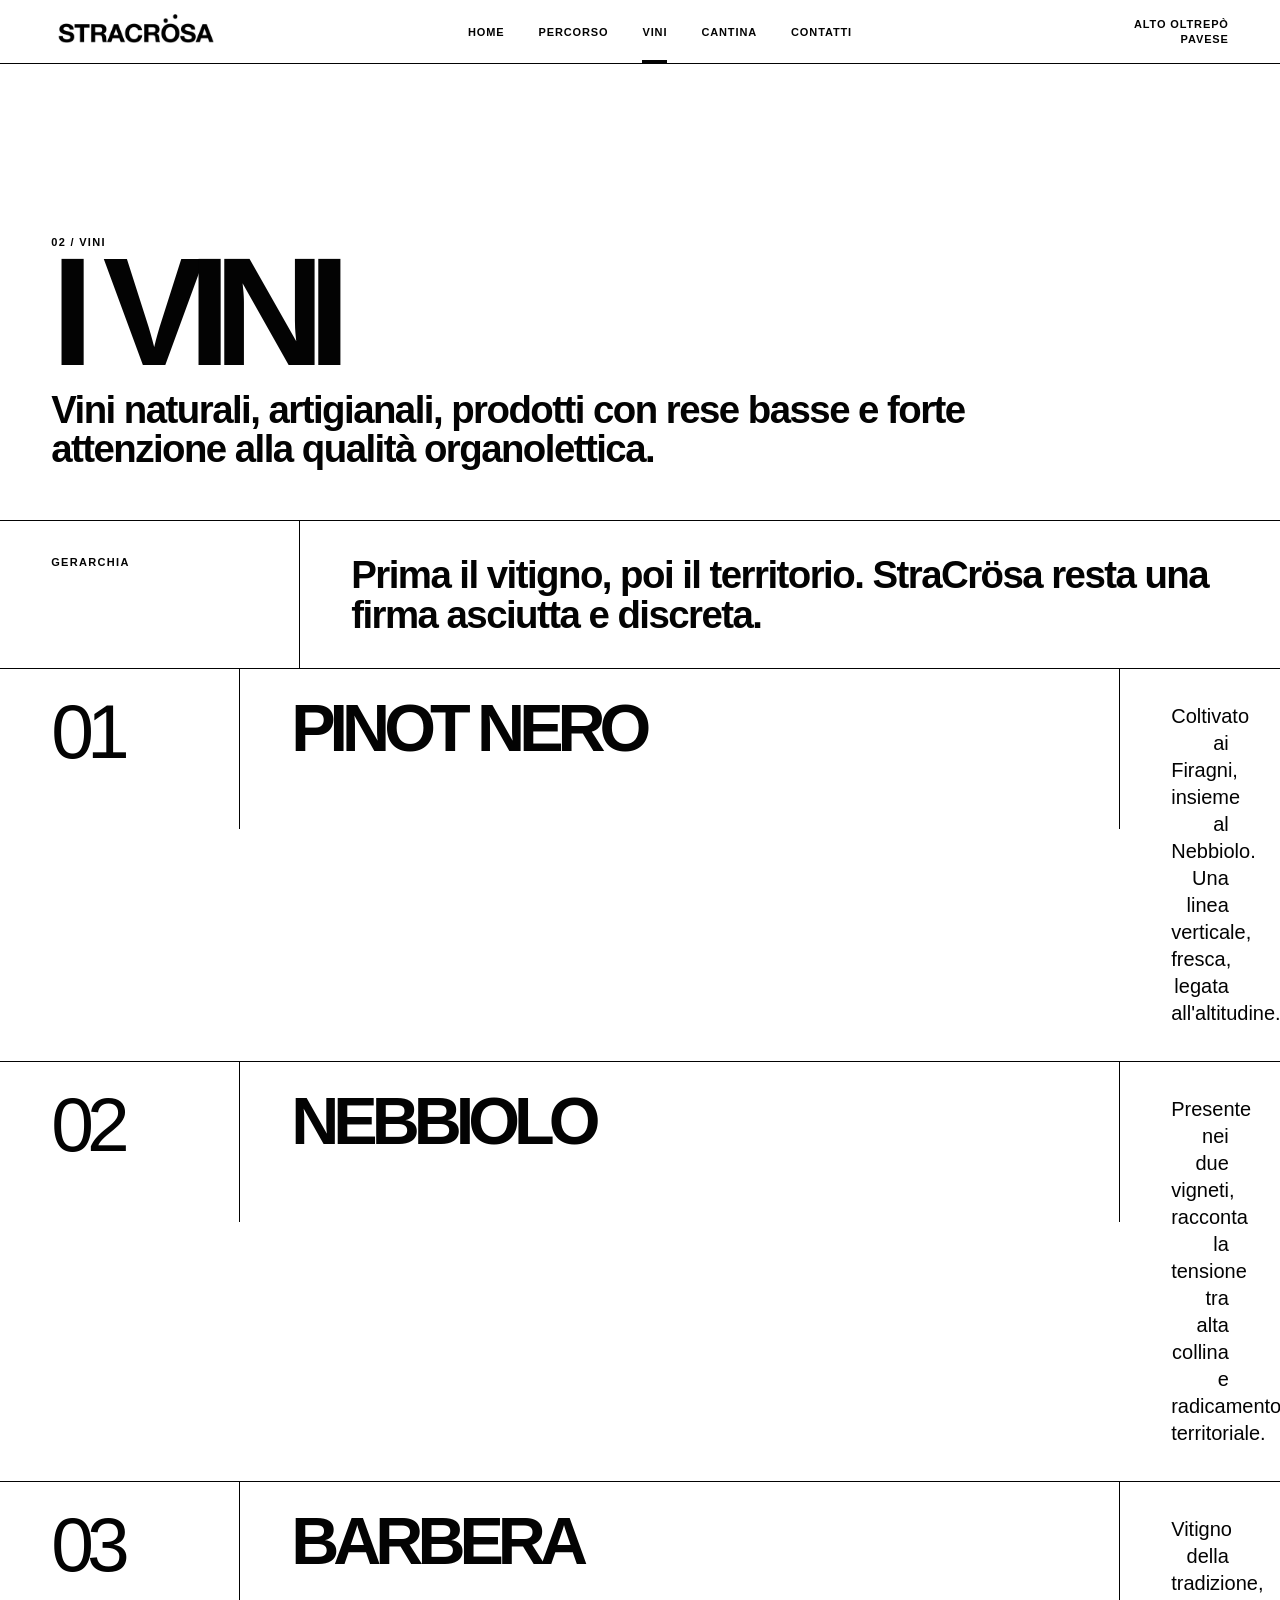
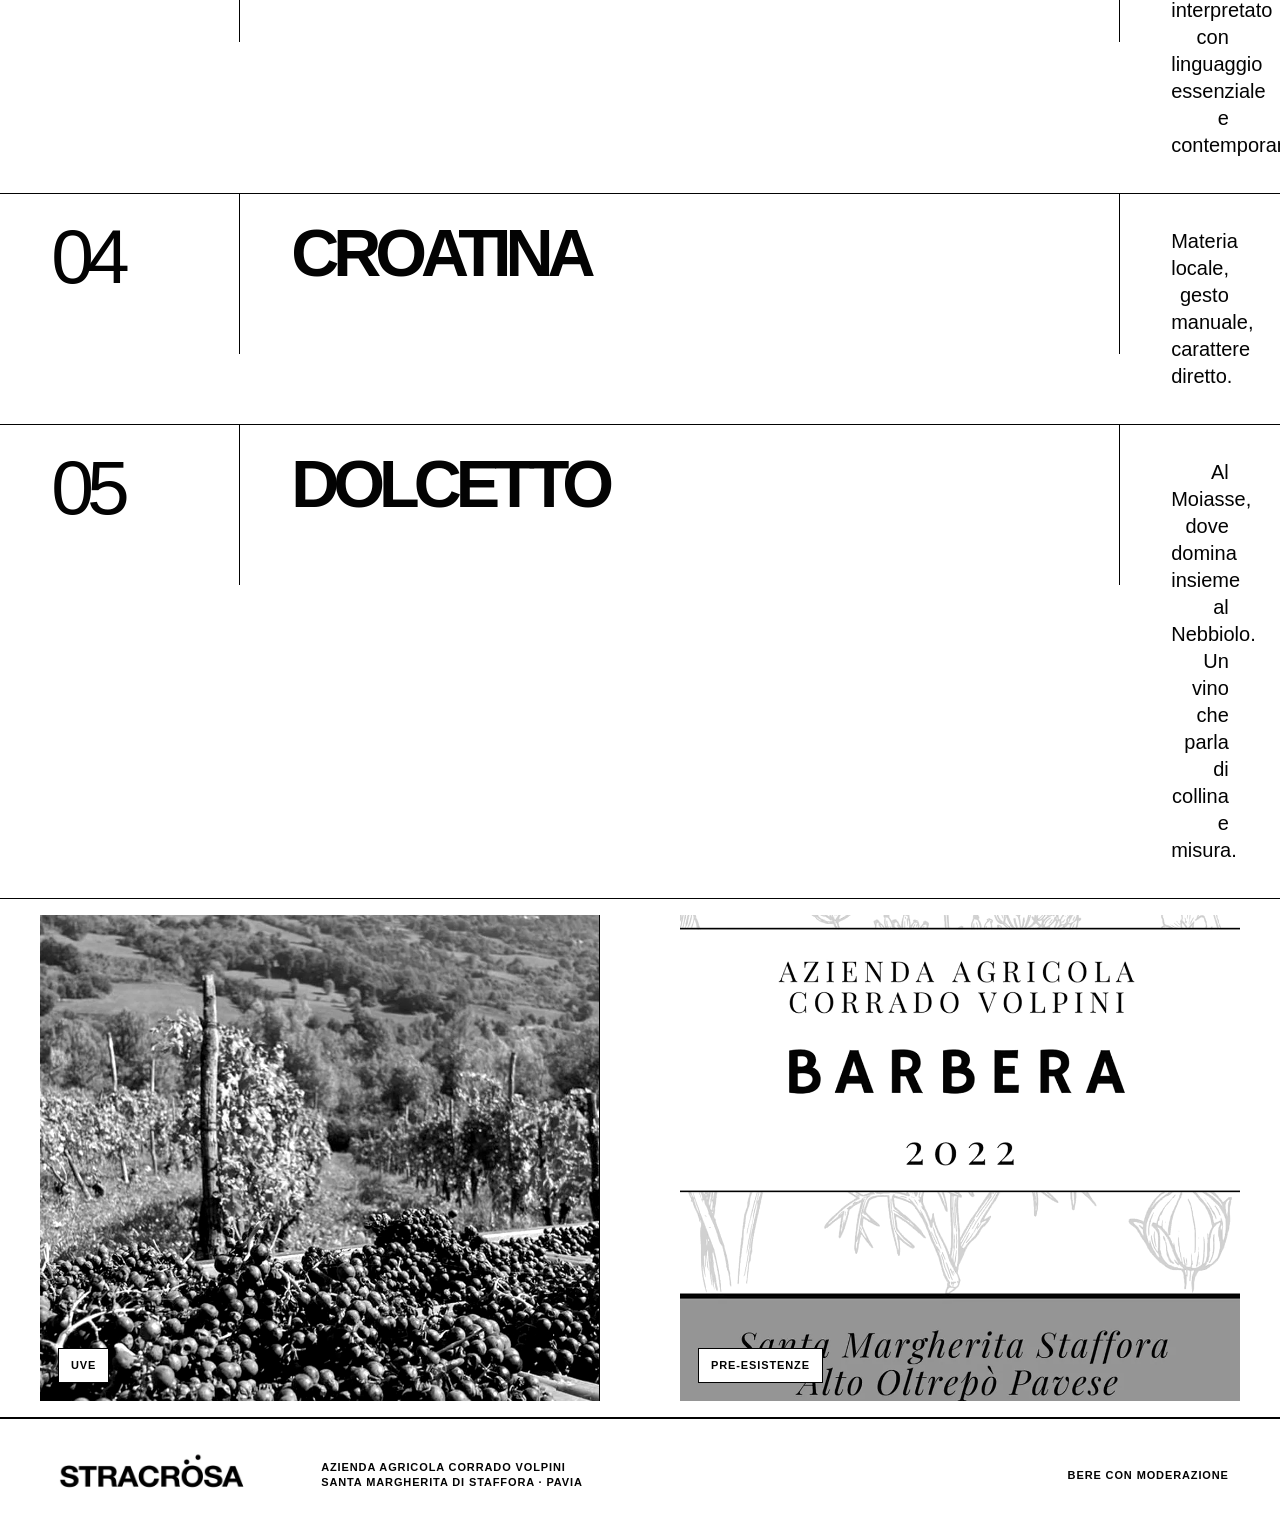
<file: vini.html>
<!doctype html><html lang="it"><head><meta charset="utf-8"><meta name="viewport" content="width=device-width,initial-scale=1"><title>StraCrösa — Vini</title><meta name="description" content="StraCrösa — vino naturale di alta collina."><link rel="stylesheet" href="css/style.css"></head><body><header class="topbar"><a class="logo" href="index.html"><img src="assets/logo-stracrosa.webp" alt="StraCrösa"></a><nav class="nav"><a class="" href="index.html">Home</a><a class="" href="percorso.html">Percorso</a><a class="active" href="vini.html">Vini</a><a class="" href="cantina.html">Cantina</a><a class="" href="contatti.html">Contatti</a></nav><div class="tag">Alto Oltrepò Pavese</div></header><main><section class="page-hero"><p class="smallcap">02 / Vini</p><h1 class="h1">I vini</h1><p class="lead">Vini naturali, artigianali, prodotti con rese basse e forte attenzione alla qualità organolettica.</p></section>
<section class="strip-title"><span class="smallcap">Gerarchia</span><p class="lead">Prima il vitigno, poi il territorio. StraCrösa resta una firma asciutta e discreta.</p></section>
<section class="route"><span class="num">01</span><h3>Pinot Nero</h3><p>Coltivato ai Firagni, insieme al Nebbiolo. Una linea verticale, fresca, legata all'altitudine.</p></section>
<section class="route"><span class="num">02</span><h3>Nebbiolo</h3><p>Presente nei due vigneti, racconta la tensione tra alta collina e radicamento territoriale.</p></section>
<section class="route"><span class="num">03</span><h3>Barbera</h3><p>Vitigno della tradizione, interpretato con linguaggio essenziale e contemporaneo.</p></section>
<section class="route"><span class="num">04</span><h3>Croatina</h3><p>Materia locale, gesto manuale, carattere diretto.</p></section>
<section class="route"><span class="num">05</span><h3>Dolcetto</h3><p>Al Moiasse, dove domina insieme al Nebbiolo. Un vino che parla di collina e misura.</p></section>
<section class="split block"><figure class="media mid"><img src="assets/uve-collina.webp" alt="Uve in collina"><span class="caption">Uve</span></figure><figure class="media mid"><img src="assets/etichette.webp" alt="Etichette precedenti"><span class="caption">Pre-esistenze</span></figure></section></main><footer class="footer"><img src="assets/logo-stracrosa.webp" alt="StraCrösa"><p>Azienda Agricola Corrado Volpini<br>Santa Margherita di Staffora · Pavia</p><p>Bere con moderazione</p></footer><script src="js/app.js"></script></body></html>
</file>
<file: css/style.css>
:root{--bg:#fff;--ink:#030303;--muted:#707070;--line:#030303;--pad:clamp(20px,4vw,72px);--display:"Arial Black",Arial,Helvetica,sans-serif;--text:Arial,Helvetica,sans-serif}*{box-sizing:border-box}html{scroll-behavior:smooth}body{margin:0;background:var(--bg);color:var(--ink);font-family:var(--text);font-size:16px;line-height:1.35}a{color:inherit;text-decoration:none}img{max-width:100%;display:block}.topbar{position:fixed;z-index:50;top:0;left:0;right:0;height:64px;background:rgba(255,255,255,.92);backdrop-filter:blur(16px);border-bottom:1px solid var(--line);display:grid;grid-template-columns:220px 1fr 180px;align-items:center}.topbar .logo{padding-left:var(--pad)}.topbar img{width:178px}.nav{display:flex;justify-content:center;gap:34px;text-transform:uppercase;font-size:11px;font-weight:900;letter-spacing:.08em}.nav a{padding:25px 0 20px;border-bottom:4px solid transparent}.nav a:hover,.nav a.active{border-color:var(--ink)}.tag{font-size:11px;text-transform:uppercase;font-weight:900;letter-spacing:.08em;text-align:right;padding-right:var(--pad)}main{padding-top:64px}.page{min-height:100vh}.block{border-bottom:1px solid var(--line)}.split{display:grid;grid-template-columns:1fr 1fr}.split>*{border-right:1px solid var(--line)}.split>*:last-child{border-right:0}.thirds{display:grid;grid-template-columns:repeat(3,1fr)}.thirds>*{border-right:1px solid var(--line)}.thirds>*:last-child{border-right:0}.hero{min-height:calc(100vh - 64px);display:grid;grid-template-rows:auto 1fr auto}.hero-meta{display:grid;grid-template-columns:1fr 1fr 1fr;border-bottom:1px solid var(--line);font-size:11px;text-transform:uppercase;font-weight:900;letter-spacing:.09em}.hero-meta span{padding:16px var(--pad);border-right:1px solid var(--line)}.hero-meta span:last-child{border-right:0;text-align:right}.word{font-family:var(--display);font-size:clamp(82px,18vw,260px);line-height:.69;letter-spacing:-.11em;text-transform:uppercase;margin:0;padding:clamp(48px,8vw,120px) var(--pad)}.word.small{font-size:clamp(62px,11vw,170px)}.hero-bottom{display:grid;grid-template-columns:1.25fr .75fr;border-top:1px solid var(--line)}.claim{font-family:var(--display);font-size:clamp(34px,6.7vw,108px);line-height:.80;letter-spacing:-.09em;text-transform:uppercase;padding:var(--pad);margin:0;border-right:1px solid var(--line)}.intro{padding:var(--pad);display:flex;flex-direction:column;justify-content:space-between;gap:36px}.lead{font-size:clamp(22px,3vw,42px);line-height:1.03;font-weight:900;letter-spacing:-.04em;margin:0}.copy{font-size:18px;max-width:780px;margin:0;color:#111}.smallcap{font-size:11px;text-transform:uppercase;font-weight:900;letter-spacing:.12em}.btns{display:flex;gap:12px;flex-wrap:wrap}.btn{border:1px solid var(--ink);padding:13px 18px;font-size:11px;text-transform:uppercase;font-weight:900;letter-spacing:.08em}.btn.dark{background:var(--ink);color:white}.media{position:relative;overflow:hidden;background:#eee}.media img{width:100%;height:100%;object-fit:cover;filter:grayscale(1) contrast(1.05)}.media.land{height:min(76vh,780px);min-height:420px}.media.mid{height:54vh;min-height:360px}.media.card{height:440px}.caption{position:absolute;bottom:18px;left:18px;background:white;border:1px solid var(--ink);padding:9px 12px;font-size:11px;text-transform:uppercase;font-weight:900;letter-spacing:.08em}.quote{padding:var(--pad)}.quote p{font-family:var(--display);font-size:clamp(42px,8vw,132px);line-height:.78;letter-spacing:-.09em;text-transform:uppercase;margin:0}.panel{padding:var(--pad);min-height:420px;display:flex;flex-direction:column;justify-content:space-between;gap:36px}.num{font-family:var(--display);font-size:clamp(48px,6vw,92px);line-height:.75;letter-spacing:-.09em}.h1{font-family:var(--display);font-size:clamp(62px,12vw,196px);line-height:.67;letter-spacing:-.11em;text-transform:uppercase;margin:0}.h2{font-family:var(--display);font-size:clamp(42px,6vw,104px);line-height:.78;letter-spacing:-.09em;text-transform:uppercase;margin:0}.h3{font-family:var(--display);font-size:clamp(34px,4.5vw,74px);line-height:.8;letter-spacing:-.085em;text-transform:uppercase;margin:0}.route{display:grid;grid-template-columns:240px 1fr 160px;align-items:start;border-bottom:1px solid var(--line)}.route>*{padding:34px var(--pad);border-right:1px solid var(--line);min-height:160px}.route>*:last-child{border-right:0;text-align:right}.route h3{font-family:var(--display);font-size:clamp(36px,5.2vw,82px);line-height:.78;letter-spacing:-.09em;text-transform:uppercase;margin:0}.route p{font-size:20px;margin:0;max-width:900px}.black{background:#030303;color:#fff}.black .muted,.black .copy{color:#c8c8c8}.product-grid{display:grid;grid-template-columns:repeat(5,1fr);border-top:1px solid var(--line)}.wine{min-height:410px;border-right:1px solid var(--line);padding:24px;display:flex;flex-direction:column;justify-content:space-between;transition:.25s ease}.wine:last-child{border-right:0}.wine:hover{background:#030303;color:#fff}.wine strong{font-family:var(--display);font-size:clamp(30px,4vw,64px);line-height:.78;letter-spacing:-.09em;text-transform:uppercase}.wine span{font-size:11px;text-transform:uppercase;font-weight:900;letter-spacing:.08em;color:inherit}.page-hero{border-bottom:1px solid var(--line);padding:clamp(94px,13vw,160px) var(--pad) var(--pad)}.page-hero .lead{max-width:980px;margin-top:26px}.strip-title{display:grid;grid-template-columns:300px 1fr;border-bottom:1px solid var(--line)}.strip-title>*{padding:34px var(--pad);border-right:1px solid var(--line)}.strip-title>*:last-child{border-right:0}.footer{display:grid;grid-template-columns:240px 1fr auto;gap:30px;align-items:center;padding:30px var(--pad);border-top:1px solid var(--line);font-size:11px;text-transform:uppercase;font-weight:900;letter-spacing:.08em}.footer img{width:200px}.contact-form{display:grid;grid-template-columns:1fr 1fr;border-bottom:1px solid var(--line)}.contact-form>*{padding:var(--pad);border-right:1px solid var(--line)}.contact-form>*:last-child{border-right:0}.line-input{border:0;border-bottom:1px solid var(--ink);width:100%;padding:18px 0;margin:8px 0 28px;font:inherit;outline:0}.marquee{white-space:nowrap;overflow:hidden;border-bottom:1px solid var(--line);font-family:var(--display);font-size:clamp(38px,6vw,88px);line-height:1;text-transform:uppercase;letter-spacing:-.08em}.marquee span{display:inline-block;padding:20px 0;animation:marq 22s linear infinite}@keyframes marq{from{transform:translateX(0)}to{transform:translateX(-50%)}}.reveal{opacity:0;transform:translateY(20px);transition:.7s ease}.reveal.in{opacity:1;transform:translateY(0)}@media(max-width:980px){.topbar{grid-template-columns:1fr auto}.nav,.tag{display:none}.split,.thirds,.hero-bottom,.product-grid,.strip-title,.contact-form,.footer{grid-template-columns:1fr}.split>* ,.thirds>* ,.hero-bottom>* ,.strip-title>* ,.contact-form>*{border-right:0;border-bottom:1px solid var(--line)}.hero-meta{grid-template-columns:1fr}.hero-meta span{border-right:0;border-bottom:1px solid var(--line)}.hero-meta span:last-child{text-align:left}.route{grid-template-columns:1fr}.route>*{border-right:0;border-bottom:1px solid var(--line)}.route>*:last-child{text-align:left}.media.land{height:52vh;min-height:310px}.media.mid,.media.card{height:40vh;min-height:280px}.word{font-size:clamp(74px,25vw,150px)}.claim{border-right:0}.topbar .logo{padding-left:22px}.topbar img{width:160px}.footer img{width:170px}}
</file>
